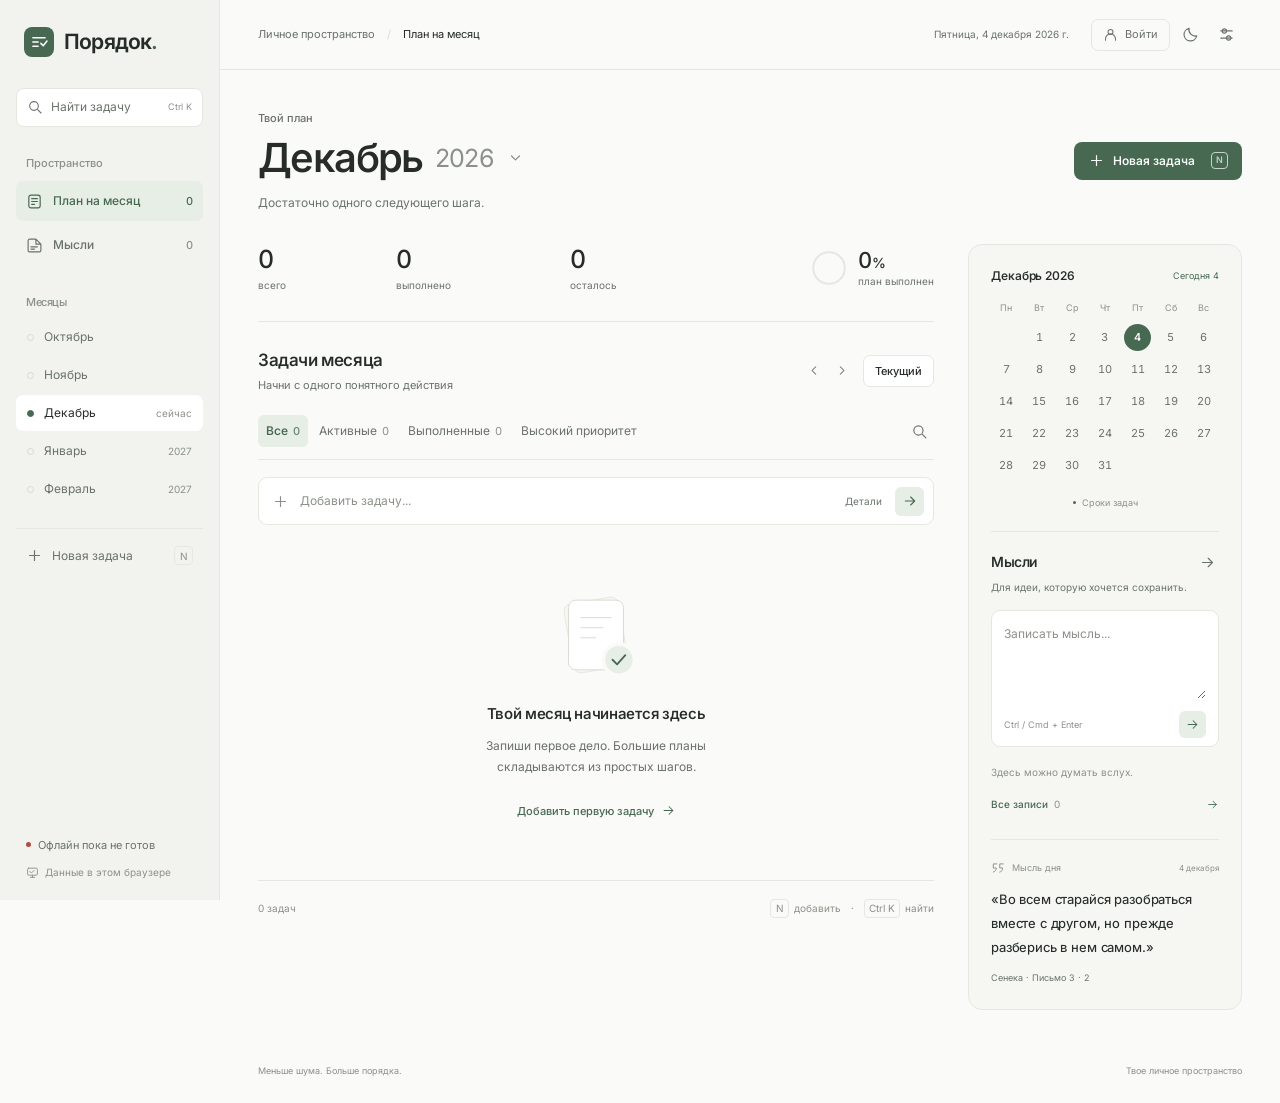
<file: index.html>
<!doctype html>
<html lang="ru">
<head>
  <meta charset="UTF-8">
  <meta name="viewport" content="width=device-width, initial-scale=1, viewport-fit=cover">
  <meta name="theme-color" content="#fafaf8">
  <meta name="description" content="Порядок - личный план на месяц. Задачи, сроки и мысли в одном спокойном пространстве.">
  <meta name="color-scheme" content="light dark">
  <title>Порядок - личный планировщик</title>
  <link rel="manifest" href="./manifest.webmanifest">
  <link rel="apple-touch-icon" href="./icons/apple-touch.png">
  <link rel="preload" href="./fonts/inter-cyrillic.woff2" as="font" type="font/woff2" crossorigin>
  <link rel="preload" href="./fonts/inter-latin.woff2" as="font" type="font/woff2" crossorigin>
  <link rel="icon" href="./favicon.svg" type="image/svg+xml">
  <script>
    try {
      const saved = JSON.parse(localStorage.getItem('poryadok.planner.v1'));
      const theme = saved?.settings?.theme;
      document.documentElement.dataset.theme = theme === 'dark' || (theme !== 'light' && matchMedia('(prefers-color-scheme: dark)').matches) ? 'dark' : 'light';
    } catch { document.documentElement.dataset.theme = matchMedia('(prefers-color-scheme: dark)').matches ? 'dark' : 'light'; }
  </script>
  <link rel="stylesheet" href="./styles.css">
  <script type="module" src="./script.js"></script>
</head>
<body>
  <a class="skip-link" href="#main">Перейти к содержимому</a>
  <svg class="icon-library" xmlns="http://www.w3.org/2000/svg" aria-hidden="true">
    <symbol id="i-plan" viewBox="0 0 24 24"><rect x="4" y="3" width="16" height="18" rx="3"/><path d="M8 8h8M8 12h8M8 16h4"/></symbol>
    <symbol id="i-note" viewBox="0 0 24 24"><path d="M14 3H5a2 2 0 0 0-2 2v14a2 2 0 0 0 2 2h14a2 2 0 0 0 2-2v-9M14 3v7h7M14 3l7 7M7 14h9M7 17h5"/></symbol>
    <symbol id="i-plus" viewBox="0 0 24 24"><path d="M12 5v14M5 12h14"/></symbol>
    <symbol id="i-left" viewBox="0 0 24 24"><path d="m14 6-6 6 6 6"/></symbol>
    <symbol id="i-right" viewBox="0 0 24 24"><path d="m10 6 6 6-6 6"/></symbol>
    <symbol id="i-arrow" viewBox="0 0 24 24"><path d="M5 12h14m-6-6 6 6-6 6"/></symbol>
    <symbol id="i-check" viewBox="0 0 24 24"><path d="m5 12 4 4L19 6"/></symbol>
    <symbol id="i-close" viewBox="0 0 24 24"><path d="m6 6 12 12M6 18 18 6"/></symbol>
    <symbol id="i-edit" viewBox="0 0 24 24"><path d="m15 5 4 4M4 20l4-1L20 7a2.8 2.8 0 0 0-4-4L4 15l-1 6z"/></symbol>
    <symbol id="i-trash" viewBox="0 0 24 24"><path d="M3 6h18M9 6V3h6v3M5 6l1 15h12l1-15M10 10v7m4-7v7"/></symbol>
    <symbol id="i-search" viewBox="0 0 24 24"><circle cx="10.5" cy="10.5" r="6.5"/><path d="m16 16 5 5"/></symbol>
    <symbol id="i-sun" viewBox="0 0 24 24"><circle cx="12" cy="12" r="4"/><path d="M12 2v2m0 16v2M2 12h2m16 0h2M5 5l1 1m12 12 1 1M5 19l1-1M18 6l1-1"/></symbol>
    <symbol id="i-moon" viewBox="0 0 24 24"><path d="M20.7 14A9 9 0 0 1 10 3.3 9 9 0 1 0 20.7 14z"/></symbol>
    <symbol id="i-settings" viewBox="0 0 24 24"><path d="M4 7h16M4 17h16"/><circle cx="9" cy="7" r="3"/><circle cx="15" cy="17" r="3"/></symbol>
    <symbol id="i-calendar" viewBox="0 0 24 24"><rect x="3" y="5" width="18" height="16" rx="3"/><path d="M7 3v4m10-4v4M3 11h18M8 15h2m4 0h2"/></symbol>
    <symbol id="i-download" viewBox="0 0 24 24"><path d="M12 3v12m-5-5 5 5 5-5M4 17v4h16v-4"/></symbol>
    <symbol id="i-upload" viewBox="0 0 24 24"><path d="M12 15V3m-5 5 5-5 5 5M4 17v4h16v-4"/></symbol>
    <symbol id="i-chevron" viewBox="0 0 24 24"><path d="m7 10 5 5 5-5"/></symbol>
    <symbol id="i-quote" viewBox="0 0 24 24"><path d="M10 5H4v7h5c0 4-2 6-5 7M21 5h-6v7h5c0 4-2 6-5 7"/></symbol>
    <symbol id="i-offline" viewBox="0 0 24 24"><rect x="3" y="4" width="18" height="13" rx="2"/><path d="M8 21h8m-4-4v4m-5-11 3 3 5-5"/></symbol>
    <symbol id="i-flag" viewBox="0 0 24 24"><path d="M5 21V4m0 0c6-4 8 4 14 0v9c-6 4-8-4-14 0"/></symbol>
    <symbol id="i-user" viewBox="0 0 24 24"><circle cx="12" cy="8" r="4"/><path d="M4 21v-2a8 8 0 0 1 16 0v2"/></symbol>
  </svg>

  <div class="app-shell">
    <aside class="sidebar" aria-label="Личное пространство">
      <a class="brand" href="./" aria-label="Порядок - к текущему месяцу"><img src="./favicon.svg" alt="" width="30" height="30"><span>Порядок<span class="brand-dot">.</span></span></a>
      <button type="button" id="globalSearch" class="sidebar-search"><svg class="icon"><use href="#i-search"/></svg><span>Найти задачу</span><kbd aria-hidden="true" data-search-shortcut>Ctrl K</kbd></button>
      <p class="sidebar-label">Пространство</p>
      <nav class="primary-nav" aria-label="Разделы">
        <button type="button" class="nav-item is-active" data-view="plan" aria-pressed="true"><svg class="icon"><use href="#i-plan"/></svg><span>План на месяц</span><span class="nav-count" id="navTaskCount">0</span></button>
        <button type="button" class="nav-item" data-view="notes" aria-pressed="false"><svg class="icon"><use href="#i-note"/></svg><span>Мысли</span><span class="nav-count" id="navNoteCount">0</span></button>
      </nav>
      <section class="sidebar-months" aria-labelledby="sidebarMonthsHeading"><h2 id="sidebarMonthsHeading" class="sidebar-label">Месяцы</h2><div id="monthShortcuts" class="month-shortcuts"></div></section>
      <button type="button" id="sidebarAddTask" class="sidebar-add"><svg class="icon"><use href="#i-plus"/></svg><span>Новая задача</span><kbd aria-hidden="true">N</kbd></button>
      <div class="sidebar-bottom">
        <div class="offline-indicator" id="offlineIndicator" role="status"><span class="status-dot"></span><span id="offlineLabel">Подготовка офлайн</span></div>
        <button type="button" class="storage-status" id="storageInfo"><svg class="icon"><use href="#i-offline"/></svg><span id="storageLabel">Данные в этом браузере</span></button>
      </div>
    </aside>

    <main id="main" tabindex="-1">
      <header class="topbar">
        <div class="breadcrumbs"><span class="mobile-brand">Порядок.</span><span class="desktop-breadcrumb">Личное пространство</span><span class="breadcrumb-divider" aria-hidden="true">/</span><span id="viewLabel">План на месяц</span></div>
        <div class="topbar-right"><p class="today"><time id="todayDate">Сегодня</time></p><div class="top-actions"><button type="button" class="account-button" id="openAccount" aria-label="Войти для синхронизации задач"><svg class="icon"><use href="#i-user"/></svg><span id="cloudLabel">Войти</span></button><button type="button" class="icon-button" id="themeToggle" aria-label="Включить темную тему" title="Сменить тему"><svg class="icon"><use href="#i-moon"/></svg></button><button type="button" class="icon-button" id="openSettings" aria-label="Открыть настройки и резервные копии" title="Настройки"><svg class="icon"><use href="#i-settings"/></svg></button></div></div>
      </header>
      <div class="content-wrap">
        <div id="storageBanner" class="storage-banner" role="alert" hidden><p id="storageMessage"></p><button type="button" id="downloadRecovery" class="text-button" hidden>Скачать исходные данные</button></div>
        <div id="updateNotice" class="update-notice" role="status" hidden><span id="updateMessage">Новая версия готова</span><button type="button" id="applyUpdate" class="quiet-button">Обновить</button></div>

        <section id="planView" aria-label="План на месяц">
          <div class="page-heading">
            <div class="month-heading"><p class="eyebrow">Твой план</p><h1><button type="button" id="chooseMonth" class="month-title" aria-label="Выбрать месяц и год"><span id="monthName">Месяц</span><span id="monthYear" class="heading-year">Год</span><svg class="icon"><use href="#i-chevron"/></svg></button></h1><p class="page-subtitle" id="monthSubtitle">Достаточно одного следующего шага.</p></div>
            <button type="button" class="primary-button" id="addTask" aria-label="Новая задача"><svg class="icon"><use href="#i-plus"/></svg><span>Новая задача</span><kbd aria-hidden="true">N</kbd></button>
          </div>
          <div class="workspace-grid">
            <section class="task-workspace" aria-labelledby="taskHeading">
              <section class="month-stats" aria-label="Статистика выбранного месяца">
                <div class="stat"><span class="stat-number" id="statTotal">0</span><span class="stat-label">всего</span></div>
                <div class="stat"><span class="stat-number" id="statDone">0</span><span class="stat-label">выполнено</span></div>
                <div class="stat"><span class="stat-number" id="statActive">0</span><span class="stat-label">осталось</span></div>
                <div class="stat stat-progress"><svg class="progress-ring" viewBox="0 0 48 48" aria-hidden="true"><circle class="ring-track" cx="24" cy="24" r="20"/><circle class="ring-fill" id="progressCircle" cx="24" cy="24" r="20"/></svg><div><span class="stat-number" id="statPercent">0<span>%</span></span><span class="stat-label">план выполнен</span></div><div class="sr-only" id="progressAccessible" role="progressbar" aria-label="Выполнение плана" aria-valuemin="0" aria-valuemax="100" aria-valuenow="0"></div></div>
              </section>
              <div class="section-heading"><div><h2 id="taskHeading">Задачи месяца</h2><span id="taskSummary" class="section-subtitle">Начни с одного понятного действия</span></div><div class="month-actions"><div class="month-arrows"><button type="button" class="icon-button" id="previousMonth" aria-label="Предыдущий месяц"><svg class="icon"><use href="#i-left"/></svg></button><button type="button" class="icon-button" id="nextMonth" aria-label="Следующий месяц"><svg class="icon"><use href="#i-right"/></svg></button></div><button type="button" class="quiet-button" id="currentMonth">Текущий</button></div></div>
              <div class="task-toolbar"><div class="filters" aria-label="Фильтр задач"><button type="button" data-filter="all" aria-pressed="true">Все<span data-filter-count="all" aria-hidden="true">0</span></button><button type="button" data-filter="active" aria-pressed="false">Активные<span data-filter-count="active" aria-hidden="true">0</span></button><button type="button" data-filter="done" aria-pressed="false">Выполненные<span data-filter-count="done" aria-hidden="true">0</span></button><button type="button" data-filter="high" aria-pressed="false">Высокий приоритет</button></div><button type="button" class="icon-button search-toggle" id="toggleTaskSearch" aria-expanded="false" aria-controls="taskSearchBox" aria-label="Поиск задач"><svg class="icon"><use href="#i-search"/></svg></button></div>
              <div class="search-box" id="taskSearchBox" hidden><svg class="icon"><use href="#i-search"/></svg><label class="sr-only" for="taskSearch">Найти задачу по названию или описанию</label><input id="taskSearch" type="search" placeholder="Название или описание" autocomplete="off"><button type="button" class="icon-button" id="clearTaskSearch" aria-label="Сбросить поиск"><svg class="icon"><use href="#i-close"/></svg></button></div>
              <form id="quickTaskForm" class="quick-task"><svg class="icon"><use href="#i-plus"/></svg><label class="sr-only" for="quickTaskTitle">Название новой задачи</label><input id="quickTaskTitle" placeholder="Добавить задачу..." maxlength="2000" required autocomplete="off"><button type="button" class="quick-details" id="quickTaskDetails" title="Приоритет, срок и описание">Детали</button><button type="submit" class="quick-submit" aria-label="Добавить задачу"><svg class="icon"><use href="#i-arrow"/></svg></button></form>
              <ul id="taskList" class="task-list" aria-label="Список задач"></ul>
              <div class="empty-state" id="taskEmpty"><svg class="empty-art" viewBox="0 0 120 104" aria-hidden="true"><rect class="empty-paper-back" x="30" y="14" width="60" height="76" rx="8" transform="rotate(-10 60 52)"/><rect x="30" y="14" width="60" height="76" rx="8"/><path d="M43 33h34M43 44h25M43 55h17"/><circle class="empty-check-circle" cx="85" cy="79" r="17"/><path class="empty-check" d="m78 79 5 5 9-10"/></svg><h3 id="taskEmptyTitle">Твой месяц начинается здесь</h3><p id="taskEmptyText">Запиши первое дело. Большие планы складываются из простых шагов.</p><button type="button" class="text-button" id="emptyAddTask">Добавить первую задачу <svg class="icon"><use href="#i-arrow"/></svg></button></div>
              <div class="list-footer"><span id="visibleTaskCount">0 задач</span><span class="keyboard-hint"><kbd>N</kbd> добавить <span>·</span> <kbd data-search-shortcut>Ctrl K</kbd> найти</span></div>
            </section>

            <aside class="right-rail" aria-label="Календарь, мысли и цитата дня">
              <section class="mini-calendar" aria-labelledby="calendarHeading"><div class="calendar-heading"><h2 id="calendarHeading">Месяц</h2><span class="calendar-today-label">Сегодня</span></div><div class="calendar-grid calendar-weekdays" aria-hidden="true"><span>Пн</span><span>Вт</span><span>Ср</span><span>Чт</span><span>Пт</span><span>Сб</span><span>Вс</span></div><div class="calendar-grid" id="calendarDays" aria-label="Календарь выбранного месяца"></div><p class="calendar-caption"><span class="due-dot"></span> Сроки задач</p></section>
              <section class="thoughts-preview" aria-labelledby="thoughtsHeading"><div class="section-heading"><h2 id="thoughtsHeading">Мысли</h2><button type="button" class="icon-button" data-view="notes" aria-label="Открыть все мысли"><svg class="icon"><use href="#i-arrow"/></svg></button></div><p class="thoughts-intro">Для идеи, которую хочется сохранить.</p><form id="quickNoteForm" class="note-composer"><label class="sr-only" for="quickNoteText">Новая мысль</label><textarea id="quickNoteText" rows="3" maxlength="100000" placeholder="Записать мысль..." required></textarea><div class="composer-footer"><span>Ctrl / Cmd + Enter</span><button type="submit" class="note-save" aria-label="Сохранить мысль"><svg class="icon"><use href="#i-arrow"/></svg></button></div></form><div id="notesPreview" class="notes-preview-list"></div><p id="notesPreviewEmpty" class="notes-empty-hint">Здесь можно думать вслух.</p><button type="button" class="all-thoughts text-button" data-view="notes">Все записи <span id="previewNoteCount">0</span><svg class="icon"><use href="#i-arrow"/></svg></button></section>
              <figure class="daily-quote"><figcaption class="quote-eyebrow"><svg class="icon"><use href="#i-quote"/></svg><span>Мысль дня</span><span id="quoteDate"></span></figcaption><blockquote id="quoteText"></blockquote><a id="quoteSource" class="quote-source" target="_blank" rel="noopener noreferrer"></a></figure>
            </aside>
          </div>
        </section>

        <section id="notesView" aria-labelledby="notesTitle" hidden>
          <div class="page-heading"><div><p class="eyebrow">Твой блокнот</p><h1 id="notesTitle">Мысли<span class="heading-dot">.</span></h1><p class="page-subtitle">Идеи и наблюдения, которым нужно место.</p></div><button type="button" class="quiet-button" data-view="plan"><svg class="icon"><use href="#i-left"/></svg>К плану</button></div>
          <div class="notes-layout"><section class="full-note-composer" aria-label="Записать мысль"><span class="small-label">Новая запись</span><form id="newNoteForm"><label class="sr-only" for="newNoteText">Текст новой мысли</label><textarea id="newNoteText" rows="4" maxlength="100000" placeholder="О чем думаешь?" required></textarea><div class="composer-footer"><span>Ctrl / Cmd + Enter - сохранить</span><button type="submit" class="primary-button">Сохранить мысль <svg class="icon"><use href="#i-arrow"/></svg></button></div></form></section><div class="notes-list-heading"><h2>Все записи <span id="notesTotal">0</span></h2><div class="search-box"><svg class="icon"><use href="#i-search"/></svg><label class="sr-only" for="noteSearch">Поиск по мыслям</label><input id="noteSearch" type="search" placeholder="Найти мысль" autocomplete="off"></div></div><div id="notesList" class="notes-list"></div><div class="empty-state" id="notesEmpty"><svg class="icon"><use href="#i-note"/></svg><h3 id="notesEmptyTitle">Место для твоих мыслей</h3><p id="notesEmptyText">Сохрани первую запись в поле выше.</p></div></div>
        </section>
        <footer class="app-footer"><span>Меньше шума. Больше порядка.</span><span>Твое личное пространство</span></footer>
      </div>
    </main>
  </div>

  <dialog id="taskDialog" class="modal" aria-labelledby="taskDialogTitle"><form id="taskForm"><div class="modal-heading"><div><p class="eyebrow">ПЛАН НА МЕСЯЦ</p><h2 id="taskDialogTitle">Новая задача</h2></div><button type="button" class="icon-button" data-close-dialog aria-label="Закрыть форму задачи"><svg class="icon"><use href="#i-close"/></svg></button></div><input id="taskId" type="hidden"><label for="taskTitle">Название <span class="required-mark">*</span></label><textarea id="taskTitle" rows="2" maxlength="2000" placeholder="Одно понятное действие" required autofocus></textarea><label for="taskDescription">Описание <span class="optional-label">необязательно</span></label><textarea id="taskDescription" rows="3" maxlength="100000" placeholder="Детали, ссылки, что важно учесть"></textarea><div class="form-grid"><div><label for="taskPriority">Приоритет</label><select id="taskPriority"><option value="normal">Обычный</option><option value="medium">Средний</option><option value="high">Высокий</option></select></div><div><label for="taskMonth">Месяц плана</label><input id="taskMonth" type="month" min="0001-01" max="9999-12" required></div></div><label for="taskDeadline">Дедлайн <span class="optional-label">необязательно</span></label><input id="taskDeadline" type="date" min="0001-01-01" max="9999-12-31"><p class="field-hint">Месяц плана и срок могут отличаться.</p><p id="taskFormError" class="form-error" role="alert" hidden></p><div class="modal-footer"><button type="button" class="quiet-button" data-close-dialog>Отмена</button><button type="submit" class="primary-button" id="saveTask">Добавить задачу</button></div></form></dialog>
  <dialog id="noteDialog" class="modal" aria-labelledby="noteDialogTitle"><form id="noteForm"><div class="modal-heading"><div><p class="eyebrow">ЛИЧНЫЙ БЛОКНОТ</p><h2 id="noteDialogTitle">Редактировать мысль</h2></div><button type="button" class="icon-button" data-close-dialog aria-label="Закрыть форму мысли"><svg class="icon"><use href="#i-close"/></svg></button></div><input id="noteId" type="hidden"><label for="noteText">Текст</label><textarea id="noteText" rows="9" maxlength="100000" required autofocus></textarea><p id="noteFormError" class="form-error" role="alert" hidden></p><div class="modal-footer"><button type="button" class="quiet-button" data-close-dialog>Отмена</button><button type="submit" class="primary-button">Сохранить</button></div></form></dialog>
  <dialog id="confirmDialog" class="modal compact-modal" aria-labelledby="confirmTitle" aria-describedby="confirmText"><div class="modal-heading"><h2 id="confirmTitle">Удалить запись?</h2><button type="button" class="icon-button" data-close-dialog aria-label="Закрыть подтверждение"><svg class="icon"><use href="#i-close"/></svg></button></div><p id="confirmText"></p><div class="modal-footer"><button type="button" class="quiet-button" data-close-dialog autofocus>Отмена</button><button type="button" class="danger-button" id="confirmAction">Удалить</button></div></dialog>
  <dialog id="monthDialog" class="modal compact-modal" aria-labelledby="monthDialogTitle"><form id="monthForm"><div class="modal-heading"><h2 id="monthDialogTitle">Выбрать месяц</h2><button type="button" class="icon-button" data-close-dialog aria-label="Закрыть выбор месяца"><svg class="icon"><use href="#i-close"/></svg></button></div><label for="monthInput">Месяц и год</label><input type="month" id="monthInput" min="0001-01" max="9999-12" required autofocus><div class="modal-footer"><button type="button" class="quiet-button" data-close-dialog>Отмена</button><button type="submit" class="primary-button">Перейти</button></div></form></dialog>
  <dialog id="settingsDialog" class="modal" aria-labelledby="settingsTitle"><div class="modal-heading"><div><p class="eyebrow">ТВОЕ ПРОСТРАНСТВО</p><h2 id="settingsTitle">Настройки</h2></div><button type="button" class="icon-button" data-close-dialog aria-label="Закрыть настройки"><svg class="icon"><use href="#i-close"/></svg></button></div><fieldset class="theme-options"><legend>Оформление</legend><label><input type="radio" name="theme" value="light"> Светлое</label><label><input type="radio" name="theme" value="dark"> Темное</label><label><input type="radio" name="theme" value="system"> Как в системе</label></fieldset><section class="backup-settings" aria-labelledby="backupTitle"><h3 id="backupTitle">Резервная копия</h3><p>Задачи и мысли хранятся в этом браузере. Скачай копию перед очисткой данных или для переноса на другой компьютер.</p><button type="button" class="quiet-button" id="exportData"><svg class="icon"><use href="#i-download"/></svg>Скачать копию</button><label class="quiet-button import-label" for="importData"><svg class="icon"><use href="#i-upload"/></svg>Восстановить из файла</label><input id="importData" type="file" accept="application/json,.json"><button type="button" class="text-button" id="exportPrevious" hidden>Скачать сохранение до восстановления</button><p class="field-hint">Восстановление заменит текущий план. При входе изменения также отправятся в аккаунт.</p><p id="importError" class="form-error" role="alert" hidden></p></section><section class="offline-settings" aria-labelledby="offlineTitle"><h3 id="offlineTitle">Работа без интернета</h3><p id="offlineDetail">Сохраняем приложение для офлайн-запуска...</p><button type="button" class="quiet-button" id="installApp" hidden><svg class="icon"><use href="#i-download"/></svg>Установить приложение</button></section><div class="settings-about"><span class="small-label">Порядок · Версия 1.2</span><p>Задачи сохраняются локально и синхронизируются после входа. Мысли остаются на устройстве.</p></div></dialog>
  <div id="toast" class="toast" role="status" aria-live="polite" hidden></div>
  <dialog id="accountDialog" class="modal account-modal" aria-labelledby="accountTitle">
    <div class="modal-heading"><div><p class="eyebrow">ТВОЕ ПРОСТРАНСТВО</p><h2 id="accountTitle">Один план. Везде.</h2></div><button type="button" class="icon-button" data-close-dialog aria-label="Закрыть аккаунт"><svg class="icon"><use href="#i-close"/></svg></button></div>
    <p class="account-intro">Задачи синхронизируются между твоими устройствами. Локальные записи сохранятся и будут доступны без интернета.</p>
    <p id="accountUnavailable" class="field-hint" hidden></p>
    <form id="accountForm"><label for="accountEmail">Почта</label><input id="accountEmail" type="email" autocomplete="username" required placeholder="Почта твоего аккаунта"><label for="accountPassword">Пароль</label><input id="accountPassword" type="password" autocomplete="current-password" required><p class="field-hint">Вход в уже созданный аккаунт. При первом входе задачи на этом устройстве объединятся с задачами аккаунта.</p><p id="accountError" class="form-error" role="alert" hidden></p><div class="modal-footer"><button type="button" class="quiet-button" data-close-dialog>Пока локально</button><button type="submit" id="accountSubmit" class="primary-button">Войти в свой план <svg class="icon"><use href="#i-arrow"/></svg></button></div></form>
    <section id="accountSignedIn" hidden><div class="account-identity"><span class="account-avatar"><svg class="icon"><use href="#i-user"/></svg></span><div><span class="small-label">Твой аккаунт</span><p id="accountEmailLabel"></p></div></div><p id="cloudDetail" class="cloud-detail" role="status"></p><p class="field-hint">Изменения отправляются после возвращения сети. При конфликте сохраняются обе версии. Мысли и оформление остаются в этом браузере.</p><div class="modal-footer"><button type="button" id="signOut" class="quiet-button">Выйти на этом устройстве</button><button type="button" id="syncNow" class="primary-button">Синхронизировать</button></div></section>
  </dialog>
  <noscript><div class="noscript-message">Для работы планировщика включи JavaScript в браузере.</div></noscript>
</body>
</html>
</file>
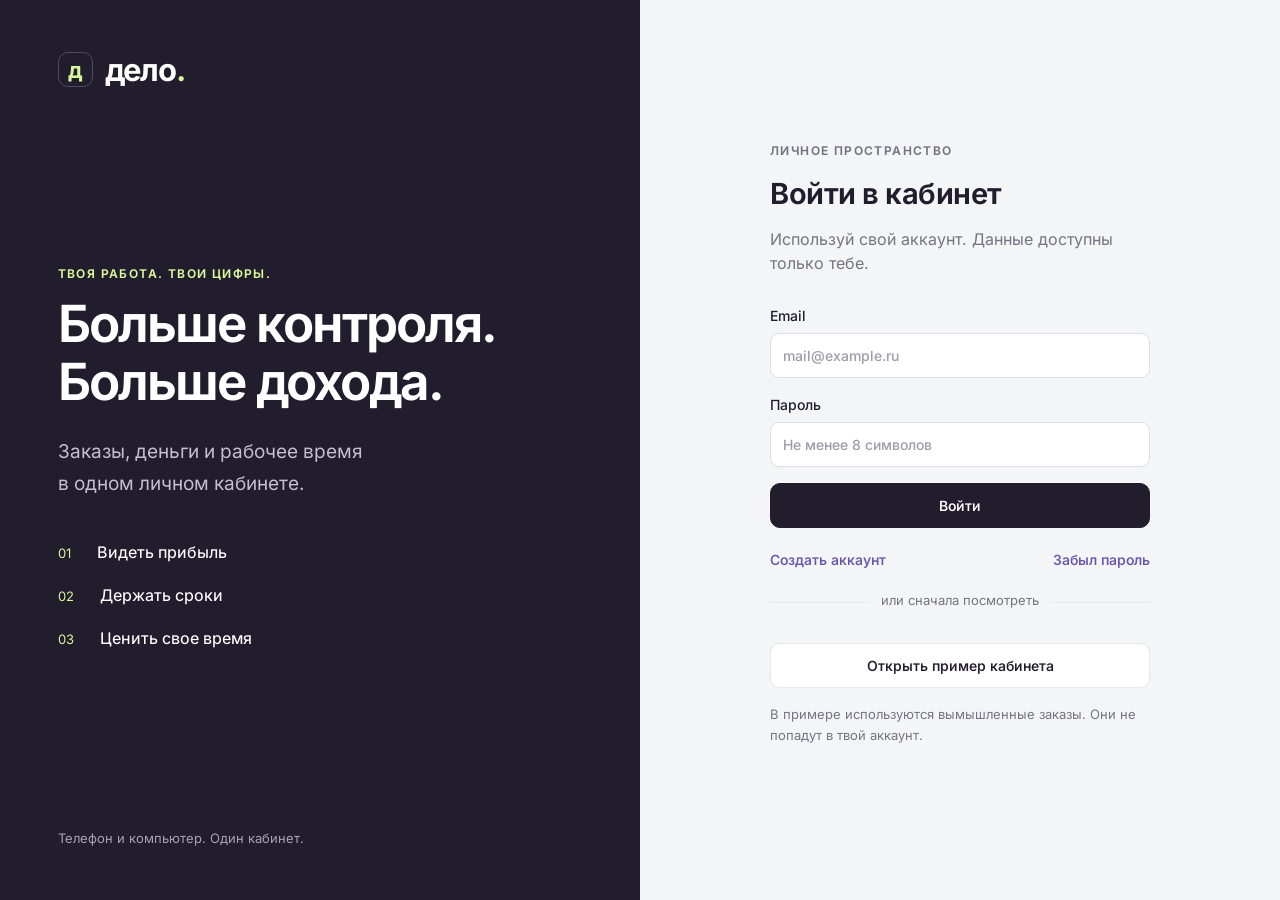
<file: workdesk/index.html>
<!doctype html>
<html lang="ru">
<head>
<meta charset="utf-8"><meta name="viewport" content="width=device-width,initial-scale=1,viewport-fit=cover">
<meta name="theme-color" content="#211d2d"><meta name="description" content="Личный кабинет заказов, финансов и рабочего времени."><meta name="robots" content="noindex,nofollow"><meta name="referrer" content="no-referrer">
<meta http-equiv="Content-Security-Policy" content="default-src 'self'; script-src 'self'; style-src 'self' 'unsafe-inline'; img-src 'self' data:; connect-src https://hmdjcxpogdrveddznedx.supabase.co wss://hmdjcxpogdrveddznedx.supabase.co; font-src 'self'; base-uri 'self'; object-src 'none'; form-action 'self'">
<title>Дело - личный кабинет</title><link rel="icon" href="favicon.svg" type="image/svg+xml"><link rel="stylesheet" href="styles.css">
<script src="vendor/supabase.js" defer></script><script type="module" src="app.js"></script>
</head>
<body>
<div id="auth" class="auth-screen">
 <section class="auth-intro"><a class="brand" href="./"><span class="brand-mark">д</span>дело<span class="brand-period">.</span></a><div><p class="eyebrow">ТВОЯ РАБОТА. ТВОИ ЦИФРЫ.</p><h1>Больше контроля.<br>Больше дохода.</h1><p class="intro-text">Заказы, деньги и рабочее время<br>в одном личном кабинете.</p><div class="auth-benefits"><span>01 <b>Видеть прибыль</b></span><span>02 <b>Держать сроки</b></span><span>03 <b>Ценить свое время</b></span></div></div><p class="auth-foot">Телефон и компьютер. Один кабинет.</p></section>
 <section class="auth-panel"><div class="auth-card"><p class="eyebrow">ЛИЧНОЕ ПРОСТРАНСТВО</p><h2 id="auth-title">Войти в кабинет</h2><p id="auth-note" class="muted">Используй свой аккаунт. Данные доступны только тебе.</p>
 <form id="auth-form"><label>Email<input id="email" name="email" type="email" autocomplete="username" required placeholder="mail@example.ru"></label><label id="password-label">Пароль<input id="password" name="password" type="password" autocomplete="current-password" minlength="8" required placeholder="Не менее 8 символов"></label><label id="otp-label" hidden>Код или ссылка из письма<input id="otp" name="otp" autocomplete="one-time-code" placeholder="Вставь код или ссылку подтверждения"></label><p id="auth-error" class="error" role="alert"></p><button class="btn primary full" id="auth-submit">Войти</button></form>
 <div class="auth-links"><button id="auth-toggle" class="link">Создать аккаунт</button><button id="auth-forgot" class="link">Забыл пароль</button></div><div class="auth-divider"><span>или сначала посмотреть</span></div><button id="demo" class="btn full">Открыть пример кабинета</button><p class="small muted">В примере используются вымышленные заказы. Они не попадут в твой аккаунт.</p></div></section>
</div>
<div id="app" class="shell" hidden>
 <aside class="sidebar"><a class="brand" href="./"><span class="brand-mark">д</span>дело<span class="brand-period">.</span></a><p class="sidebar-caption">УПРАВЛЕНИЕ РАБОТОЙ</p><nav id="nav" aria-label="Основные разделы"></nav><div class="sidebar-bottom"><div class="account"><span class="avatar" id="avatar">М</span><div><strong id="account-name">Мой кабинет</strong><small id="account-email"></small></div></div><button class="logout" id="logout">Выйти</button></div></aside>
 <main><header class="topbar"><div class="crumb">Личный кабинет <span>/</span> <b id="crumb">Обзор</b></div><div class="top-tools"><span id="sync" class="sync" role="status">Подключение</span><button class="icon-btn" id="refresh" aria-label="Обновить данные" title="Обновить данные">↻</button></div></header>
 <div id="demo-banner" class="demo-banner" hidden>Демонстрационный режим - данные вымышлены и не сохраняются.<button id="demo-exit" class="link">Войти в свой кабинет</button></div>
 <section class="workspace"><div class="page-heading"><div><p class="eyebrow" id="page-kicker">РАБОТА ПОД КОНТРОЛЕМ</p><h1 id="page-title">Обзор</h1><p class="muted" id="page-subtitle"></p></div><div class="heading-controls"><label class="sr-only" for="period">Месяц отчета</label><input id="period" type="month" aria-label="Месяц отчета"><button class="btn primary" id="new-order"><span>+</span> Новый заказ</button></div></div><div id="content"></div></section>
 </main>
</div>
<dialog id="editor"><form id="editor-form"><div class="dialog-head"><div><p class="eyebrow" id="editor-kicker">ЗАКАЗ</p><h2 id="editor-title">Новый заказ</h2></div><button type="button" class="icon-btn" data-close aria-label="Закрыть">×</button></div><div id="editor-fields" class="form-grid"></div><p id="editor-error" class="error" role="alert"></p><div class="dialog-footer"><button type="button" class="btn" data-close>Отмена</button><button type="submit" class="btn primary" id="editor-save">Сохранить</button></div></form></dialog>
<dialog id="confirm"><div class="dialog-head"><h2>Удалить запись?</h2></div><p id="confirm-text"></p><div class="dialog-footer"><button class="btn" id="cancel-delete">Оставить</button><button class="btn danger" id="confirm-delete">Удалить</button></div></dialog>
<div id="toast" class="toast" role="status" hidden></div>
</body></html>
</file>
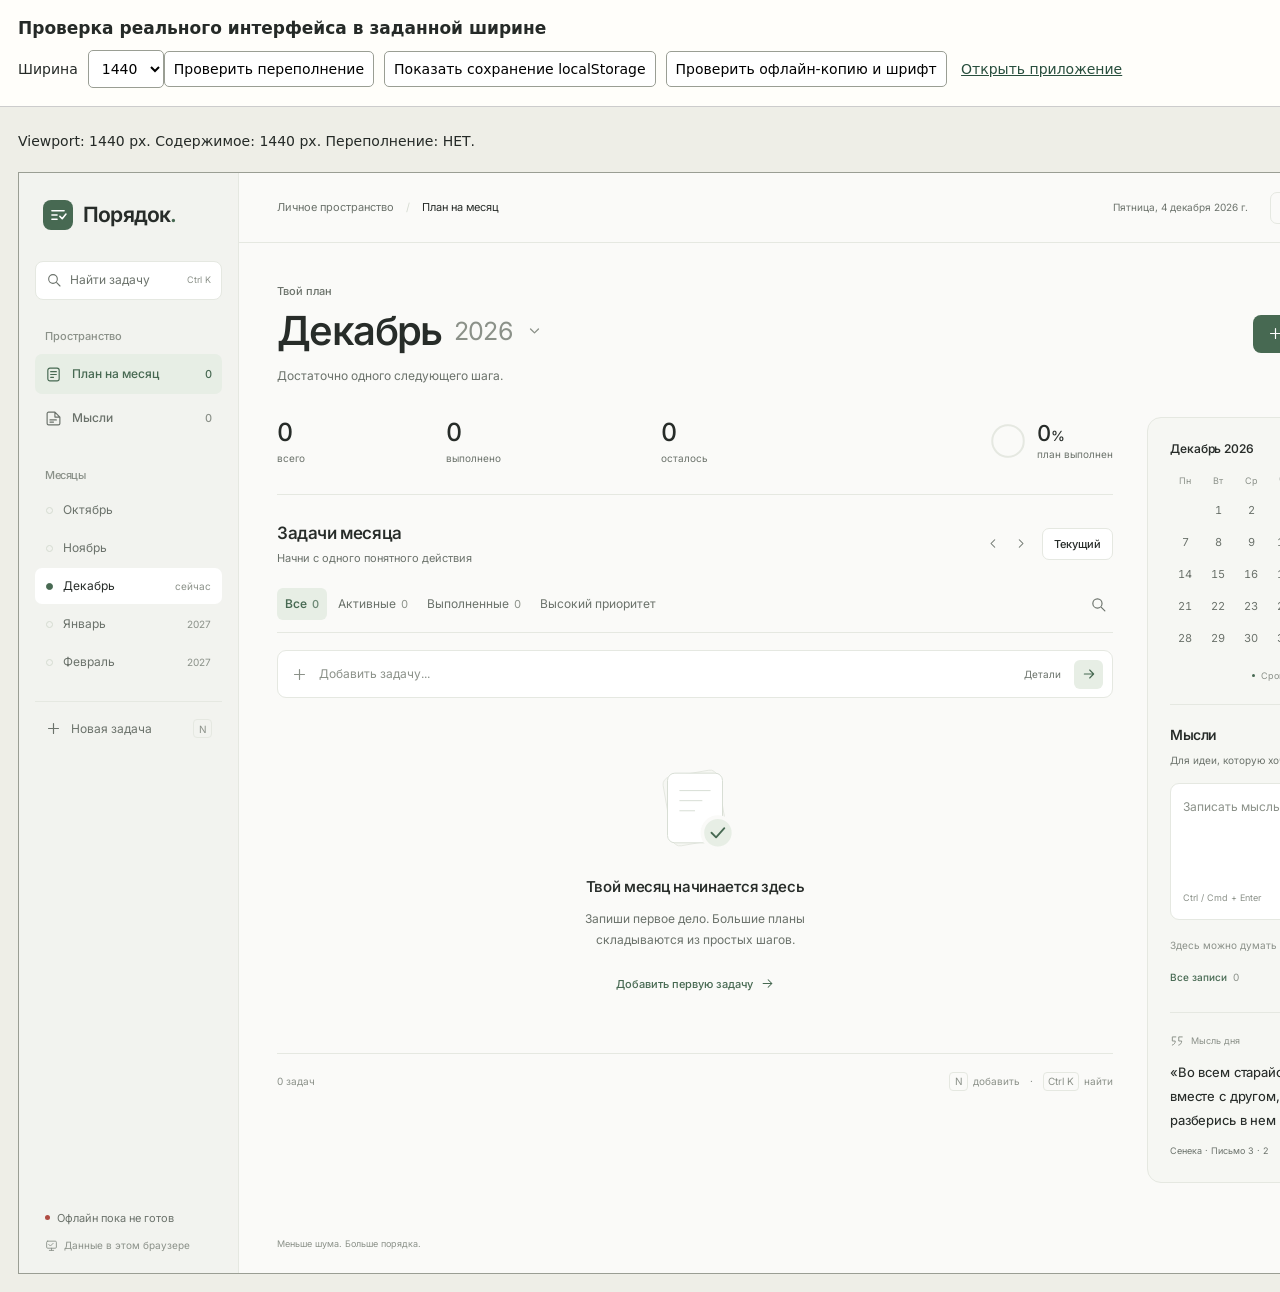
<file: tests/responsive.html>
<!doctype html>
<html lang="ru">
<head><meta charset="utf-8"><meta name="viewport" content="width=device-width,initial-scale=1"><title>Порядок - проверка адаптивности</title><link rel="icon" href="../favicon.svg"><style>body{margin:0;font:14px system-ui;background:#eeeee7;color:#252a27}header{padding:18px;position:sticky;top:0;background:#fffefa;z-index:2;border-bottom:1px solid #ccc}h1{font-size:17px;margin:0 0 12px}label,button{margin-right:10px}select,button{font:inherit;padding:9px;border:1px solid #9a9e94;border-radius:5px;background:#fff}main{padding:18px}iframe{display:block;height:1100px;border:1px solid #9a9e94;margin-top:15px;background:#f6f5f0}pre{white-space:pre-wrap;overflow-wrap:anywhere;font-size:12px;background:#fffefa;padding:15px;max-width:900px}#metrics{padding:8px 0}a{color:#284e3d}</style></head>
<body><header><h1>Проверка реального интерфейса в заданной ширине</h1><label for="width">Ширина</label><select id="width"><option>1440</option><option>1280</option><option>1024</option><option>768</option><option>390</option><option>360</option></select><button id="measure" type="button">Проверить переполнение</button><button id="inspect" type="button">Показать сохранение localStorage</button><button id="checkOffline" type="button">Проверить офлайн-копию и шрифт</button> <a href="../">Открыть приложение</a></header><main><div id="metrics" role="status"></div><iframe id="app" src="../index.html" title="Планировщик в проверяемой ширине"></iframe><pre id="storageOutput" hidden></pre><pre id="offlineOutput" hidden></pre></main>
<script type="module">
  import { STORAGE_KEY } from '../core.js';
  const select = document.getElementById('width');
  const frame = document.getElementById('app');
  const requested = new URLSearchParams(location.search).get('width');
  if (['1440','1280','1024','768','390','360'].includes(requested)) select.value = requested;
  function setWidth() { frame.style.width = `${select.value}px`; measure(); }
  function measure() {
    const doc = frame.contentDocument;
    if (!doc?.body) return;
    const width = doc.documentElement.clientWidth;
    const scroll = Math.max(doc.documentElement.scrollWidth, doc.body.scrollWidth);
    document.getElementById('metrics').textContent = `Viewport: ${width} px. Содержимое: ${scroll} px. Переполнение: ${scroll > width ? 'ЕСТЬ' : 'НЕТ'}.`;
  }
  select.addEventListener('change', setWidth);
  frame.addEventListener('load', setWidth);
  document.getElementById('measure').addEventListener('click', measure);
  document.getElementById('inspect').addEventListener('click', () => {
    const output = document.getElementById('storageOutput');
    output.hidden = false;
    try { const raw = localStorage.getItem(STORAGE_KEY); output.textContent = raw ? JSON.stringify(JSON.parse(raw), null, 2) : 'Сохранение пока отсутствует.'; }
    catch { output.textContent = 'Не удалось прочитать сохранение.'; }
  });
  document.getElementById('checkOffline').addEventListener('click', async () => {
    const output = document.getElementById('offlineOutput'); output.hidden = false;
    try {
      const registration = await navigator.serviceWorker.getRegistration(new URL('../', location.href));
      const channel = new MessageChannel();
      const status = await new Promise((resolve, reject) => {
        const timeout = setTimeout(() => reject(new Error('Worker timed out')), 5000);
        channel.port1.onmessage = event => { clearTimeout(timeout); channel.port1.close(); resolve(event.data); };
        if (!registration?.active) { clearTimeout(timeout); reject(new Error('No active worker')); return; }
        registration.active.postMessage({ type: 'GET_STATUS' }, [channel.port2]);
      });
      const prefix = `poryadok-shell:${new URL('../', location.href).pathname}:`;
      const cacheName = (await caches.keys()).find(name => name === `${prefix}${status.version}`);
      const cache = cacheName ? await caches.open(cacheName) : null;
      const resources = cache ? (await cache.keys()).map(request => new URL(request.url).pathname) : [];
      const fonts = [...frame.contentDocument.fonts].filter(font => font.family === 'Inter').map(font => ({ status: font.status, weight: font.weight, range: font.unicodeRange }));
      output.textContent = JSON.stringify({ scope:registration.scope, worker:registration.active.scriptURL, status, resources, fonts }, null, 2);
    } catch (error) { output.textContent = String(error); }
  });
  frame.style.width = `${select.value}px`;
</script></body></html>
</file>
<file: styles.css>
@font-face { font-family:"Inter"; font-style:normal; font-weight:100 900; font-display:swap; src:url("./fonts/inter-cyrillic-ext.woff2") format("woff2"); unicode-range:U+0460-052F,U+1C80-1C8A,U+20B4,U+2DE0-2DFF,U+A640-A69F,U+FE2E-FE2F; }
@font-face { font-family:"Inter"; font-style:normal; font-weight:100 900; font-display:swap; src:url("./fonts/inter-cyrillic.woff2") format("woff2"); unicode-range:U+0301,U+0400-045F,U+0490-0491,U+04B0-04B1,U+2116; }
@font-face { font-family:"Inter"; font-style:normal; font-weight:100 900; font-display:swap; src:url("./fonts/inter-latin-ext.woff2") format("woff2"); unicode-range:U+0100-02BA,U+02BD-02C5,U+02C7-02CC,U+02CE-02D7,U+02DD-02FF,U+0304,U+0308,U+0329,U+1D00-1DBF,U+1E00-1E9F,U+1EF2-1EFF,U+2020,U+20A0-20AB,U+20AD-20C0,U+2113,U+2C60-2C7F,U+A720-A7FF; }
@font-face { font-family:"Inter"; font-style:normal; font-weight:100 900; font-display:swap; src:url("./fonts/inter-latin.woff2") format("woff2"); unicode-range:U+0000-00FF,U+0131,U+0152-0153,U+02BB-02BC,U+02C6,U+02DA,U+02DC,U+0304,U+0308,U+0329,U+2000-206F,U+20AC,U+2122,U+2191,U+2193,U+2212,U+2215,U+FEFF,U+FFFD; }
:root { color-scheme:light; --bg:#fafaf8; --surface:#fff; --sidebar:#f2f3ef; --rail:#f6f7f3; --text:#272c29; --muted:#6b726b; --faint:#8b9189; --line:#e5e8e1; --strong-line:#d5dbd1; --accent:#476952; --accent-hover:#385541; --accent-soft:#e7eee5; --on-accent:#fff; --hover:#f1f4ee; --input:#fafbf8; --danger:#af4c43; --danger-soft:#f9eeeb; --priority:#a67a37; --shadow:0 24px 90px #20282024,0 4px 16px #2028200c; --radius:12px; font-family:"Inter",-apple-system,BlinkMacSystemFont,"Segoe UI",sans-serif; font-synthesis:none; font-optical-sizing:auto; font-feature-settings:"cv11","calt"; }
:root[data-theme="dark"] { color-scheme:dark; --bg:#191c1a; --surface:#202421; --sidebar:#141815; --rail:#1d211e; --text:#e7eae5; --muted:#a2aaa0; --faint:#828d80; --line:#30372f; --strong-line:#44503f; --accent:#b6cfae; --accent-hover:#ccdfc5; --accent-soft:#2b3c2c; --on-accent:#182317; --hover:#252e25; --input:#242a24; --danger:#e9a296; --danger-soft:#352622; --priority:#d8b578; --shadow:0 24px 90px #0007,0 4px 16px #0003; }
* { box-sizing:border-box; }
html { min-width:320px; scroll-padding-top:24px; }
body { margin:0; background:var(--bg); color:var(--text); font-size:14px; line-height:1.5; -webkit-font-smoothing:antialiased; }
button,input,textarea,select { font:inherit; color:inherit; }
button,a,input,textarea,select { -webkit-tap-highlight-color:transparent; touch-action:manipulation; }
button { cursor:pointer; border:0; }
button:disabled { cursor:default; opacity:.4; }
a { color:inherit; }
button,a { transition:background-color .14s ease,color .14s ease,border-color .14s ease; }
button:focus-visible,a:focus-visible,input:focus-visible,textarea:focus-visible,select:focus-visible { outline:2px solid var(--accent); outline-offset:4px; }
input,textarea,select { min-width:0; }
textarea { resize:vertical; }
input::placeholder,textarea::placeholder { color:var(--faint); opacity:1; }
input[type="search"]::-webkit-search-cancel-button { cursor:pointer; }
[hidden] { display:none !important; }
h1,h2,h3,p,figure { margin:0; }
.icon { width:20px; height:20px; fill:none; stroke:currentColor; stroke-width:1.65; stroke-linecap:round; stroke-linejoin:round; flex-shrink:0; }
.icon-library { position:absolute; width:0; height:0; overflow:hidden; }
.sr-only { position:absolute; width:1px; height:1px; padding:0; margin:-1px; overflow:hidden; clip:rect(0,0,0,0); white-space:nowrap; border:0; }
.skip-link { position:fixed; left:20px; top:-80px; z-index:100; padding:12px 20px; background:var(--accent); color:var(--on-accent); border-radius:8px; }
.skip-link:focus { top:12px; }
kbd { display:inline-flex; align-items:center; justify-content:center; padding:0 4px; min-width:19px; min-height:19px; border:1px solid var(--line); border-radius:4px; font:inherit; font-size:10px; line-height:1.4; color:var(--faint); }
.app-shell { display:grid; grid-template-columns:220px minmax(0,1fr); min-height:100dvh; }
.sidebar { display:flex; flex-direction:column; position:sticky; top:0; height:100dvh; min-height:590px; background:var(--sidebar); border-right:1px solid var(--line); padding:26px 16px 20px; }
.brand { display:flex; align-items:center; gap:10px; text-decoration:none; font-size:21px; font-weight:630; letter-spacing:-.8px; margin:0 8px 30px; }
.brand img { flex-shrink:0; }
.brand-dot { color:var(--accent); }
.sidebar-search { display:flex; gap:8px; align-items:center; background:var(--surface); border:1px solid var(--line); color:var(--muted); padding:9px 10px; width:100%; font-size:12px; border-radius:8px; margin-bottom:28px; text-align:left; }
.sidebar-search:hover { border-color:var(--strong-line); }
.sidebar-search .icon { width:16px; height:16px; }
.sidebar-search kbd { margin-left:auto; font-size:9px; border:0; padding:0; white-space:nowrap; }
.sidebar-label { font-size:11px; font-weight:500; color:var(--faint); margin:0 10px 10px; }
.primary-nav { display:flex; flex-direction:column; gap:4px; }
.nav-item { display:flex; align-items:center; gap:10px; width:100%; min-height:40px; padding:10px; background:transparent; color:var(--muted); font-size:12px; font-weight:500; border-radius:7px; text-align:left; }
.nav-item:hover { background:var(--hover); color:var(--text); }
.nav-item.is-active { background:var(--accent-soft); color:var(--accent); }
.nav-item .icon { width:17px; height:17px; }
.nav-count { margin-left:auto; color:var(--faint); font-size:11px; font-variant-numeric:tabular-nums; }
.nav-item.is-active .nav-count { color:var(--accent); }
.sidebar-months { margin-top:30px; }
.month-shortcuts { display:flex; flex-direction:column; gap:2px; }
.month-shortcut { display:flex; align-items:center; gap:10px; background:transparent; width:100%; padding:8px 11px; min-height:36px; border-radius:7px; text-align:left; font-size:12px; color:var(--muted); }
.month-shortcut::before { content:""; width:5px; height:5px; border:1px solid var(--strong-line); border-radius:50%; }
.month-shortcut>span:last-child { margin-left:auto; font-size:10px; color:var(--faint); }
.month-shortcut:hover { background:var(--hover); color:var(--text); }
.month-shortcut[aria-pressed="true"] { color:var(--text); background:var(--surface); }
.month-shortcut[aria-pressed="true"]::before { background:var(--accent); border-color:var(--accent); }
.sidebar-add { display:flex; align-items:center; gap:9px; background:transparent; width:100%; text-align:left; border-top:1px solid var(--line); border-radius:0; padding:17px 10px; margin-top:21px; font-size:12px; color:var(--muted); }
.sidebar-add .icon { width:17px; height:17px; }
.sidebar-add:hover { color:var(--accent); }
.sidebar-add kbd { margin-left:auto; }
.sidebar-bottom { margin-top:auto; padding:22px 10px 0; }
.offline-indicator { display:flex; align-items:center; gap:7px; font-size:11px; color:var(--muted); }
.status-dot { width:5px; height:5px; border-radius:50%; background:var(--faint); }
.offline-indicator.is-ready .status-dot { background:var(--accent); }
.offline-indicator.is-error .status-dot { background:var(--danger); }
.storage-status { display:flex; align-items:center; gap:6px; width:100%; margin-top:12px; padding:0; background:none; color:var(--faint); text-align:left; font-size:10px; }
.storage-status:hover { color:var(--text); }
.storage-status .icon { width:13px; height:13px; }
main { min-width:0; width:100%; }
.topbar { display:flex; align-items:center; justify-content:space-between; gap:16px; height:70px; padding:0 38px; border-bottom:1px solid var(--line); }
.breadcrumbs { display:flex; align-items:center; gap:12px; min-width:0; font-size:11px; color:var(--muted); }
#viewLabel { color:var(--text); white-space:nowrap; }
.breadcrumb-divider { color:var(--strong-line); }
.mobile-brand { display:none; }
.topbar-right { display:flex; gap:22px; align-items:center; }
.today { color:var(--muted); font-size:10px; white-space:nowrap; }
.today::first-letter { text-transform:uppercase; }
.top-actions { display:flex; gap:4px; }
.icon-button { display:inline-flex; align-items:center; justify-content:center; flex-shrink:0; width:32px; height:32px; border-radius:7px; background:transparent; color:var(--muted); }
.icon-button .icon { width:17px; height:17px; }
.icon-button:hover { background:var(--hover); color:var(--text); }
.content-wrap { max-width:1280px; padding:40px 38px 26px; margin:0 auto; }
.page-heading { display:flex; align-items:center; justify-content:space-between; gap:18px; margin-bottom:32px; }
.eyebrow { font-size:11px; color:var(--muted); font-weight:500; margin-bottom:7px; }
h1 { font-size:40px; font-weight:560; line-height:1.2; letter-spacing:-1.6px; }
.month-title { display:inline-flex; align-items:center; flex-wrap:wrap; gap:12px; padding:0; background:transparent; text-align:left; font:inherit; letter-spacing:inherit; border-radius:4px; }
.heading-year { color:var(--faint); font-size:25px; font-weight:400; letter-spacing:-.7px; }
.month-title>.icon { width:19px; height:19px; color:var(--faint); }
.month-title:hover>.icon { color:var(--accent); }
.heading-dot { color:var(--accent); }
.page-subtitle { font-size:12px; color:var(--muted); margin-top:12px; }
.primary-button { display:inline-flex; align-items:center; justify-content:center; gap:8px; min-height:38px; padding:9px 14px; background:var(--accent); color:var(--on-accent); border-radius:8px; font-size:12px; font-weight:550; white-space:nowrap; }
.primary-button:hover { background:var(--accent-hover); }
.primary-button .icon { width:17px; height:17px; }
.primary-button kbd { color:inherit; opacity:.7; border-color:currentColor; font-size:9px; margin-left:8px; min-width:17px; min-height:17px; }
.quiet-button { display:inline-flex; align-items:center; justify-content:center; gap:7px; min-height:32px; padding:6px 11px; border:1px solid var(--line); border-radius:7px; background:var(--surface); font-size:11px; font-weight:500; white-space:nowrap; }
.quiet-button:hover { background:var(--hover); border-color:var(--strong-line); }
.quiet-button .icon { width:15px; height:15px; }
.workspace-grid { display:grid; grid-template-columns:minmax(0,1fr) 274px; gap:34px; align-items:start; }
.task-workspace { min-width:0; }
.month-stats { display:grid; grid-template-columns:1fr 1.3fr 1.2fr 1.65fr; gap:16px; padding:0 0 28px; margin-bottom:27px; border-bottom:1px solid var(--line); }
.stat { display:flex; align-items:flex-start; flex-direction:column; gap:4px; }
.stat-number { font-size:25px; line-height:1.2; font-weight:500; letter-spacing:-.9px; font-variant-numeric:tabular-nums; }
.stat-label { display:block; font-size:10px; color:var(--muted); }
.stat-progress { flex-direction:row; align-items:center; gap:10px; justify-content:flex-end; }
.stat-progress .stat-number { font-size:22px; }
.stat-number>span { font-size:14px; margin-left:1px; }
.progress-ring { width:38px; height:38px; fill:none; stroke-width:2.5; flex-shrink:0; transform:rotate(-90deg); }
.ring-track { stroke:var(--line); }
.ring-fill { stroke:var(--accent); stroke-dasharray:125.664; stroke-dashoffset:125.664; stroke-linecap:round; transition:stroke-dashoffset .22s ease; }
.section-heading { display:flex; align-items:center; justify-content:space-between; gap:12px; margin-bottom:22px; }
h2 { font-size:17px; font-weight:560; line-height:1.3; letter-spacing:-.4px; }
.section-subtitle { display:block; color:var(--muted); font-size:11px; margin-top:6px; }
.month-actions { display:flex; align-items:center; gap:9px; flex-shrink:0; }
.month-arrows { display:flex; gap:1px; }
.month-arrows .icon-button { width:26px; height:30px; }
.month-arrows .icon { width:15px; height:15px; }
.task-toolbar { display:flex; align-items:center; justify-content:space-between; gap:7px; padding-bottom:12px; border-bottom:1px solid var(--line); margin-bottom:17px; }
.filters { display:flex; align-items:center; flex-wrap:wrap; gap:3px; min-width:0; }
.filters button { display:inline-flex; align-items:center; gap:5px; min-height:32px; padding:6px 8px; border-radius:6px; background:transparent; color:var(--muted); font-size:12px; white-space:nowrap; }
.filters button:hover { color:var(--text); background:var(--hover); }
.filters button[aria-pressed="true"] { background:var(--accent-soft); color:var(--accent); font-weight:550; }
.filters button>span { color:var(--faint); font-size:11px; font-variant-numeric:tabular-nums; }
.filters button[aria-pressed="true"]>span { color:var(--accent); opacity:.75; }
.search-toggle { width:30px; height:30px; }
.search-box { display:flex; gap:9px; align-items:center; border:1px solid var(--line); border-radius:8px; padding:2px 10px; background:var(--surface); }
.search-box>.icon { width:16px; height:16px; color:var(--faint); }
.search-box input { width:100%; padding:8px 0; border:0; background:none; font-size:12px; }
.search-box:focus-within { border-color:var(--accent); }
.search-box input:focus-visible { outline:0; }
#taskSearchBox { margin-bottom:14px; }
.quick-task { display:flex; align-items:center; gap:11px; min-height:48px; padding:7px 9px 7px 13px; border:1px solid var(--line); border-radius:9px; background:var(--surface); }
.quick-task:focus-within { border-color:var(--accent); box-shadow:0 0 0 3px var(--accent-soft); }
.quick-task>.icon { width:17px; height:17px; color:var(--faint); }
.quick-task input { flex:1; width:100%; padding:7px 0; border:0; outline:0; background:transparent; font-size:12px; }
.quick-details { padding:8px 2px; font-size:10px; color:var(--muted); background:none; }
.quick-details:hover { color:var(--accent); }
.quick-submit { display:grid; place-items:center; flex-shrink:0; width:29px; height:29px; color:var(--accent); background:var(--accent-soft); border-radius:6px; }
.quick-submit:hover { background:var(--accent); color:var(--on-accent); }
.quick-submit .icon { width:16px; height:16px; }
.task-list { padding:0; margin:16px 0 0; list-style:none; }
.task-group { display:flex; align-items:center; gap:7px; padding:13px 9px 9px; margin-top:10px; }
.task-group:first-child { margin-top:0; padding-top:0; }
.task-group h3 { font-size:11px; font-weight:550; color:var(--muted); letter-spacing:.05px; }
.task-group>span { font-size:10px; color:var(--faint); }
.task-group.group-overdue h3 { color:var(--danger); }
.task-group.group-high h3 { color:var(--priority); }
.task-row { display:flex; align-items:flex-start; gap:12px; padding:14px 9px; border-radius:8px; animation:arrive .15s ease-out; position:relative; }
.task-row::after { content:""; height:1px; position:absolute; left:41px; right:9px; bottom:0; background:var(--line); opacity:.7; }
.task-row:hover,.task-row:focus-within { background:var(--hover); }
.task-check { display:grid; place-items:center; position:relative; width:19px; height:19px; flex-shrink:0; padding:0; margin-top:3px; border:1.4px solid var(--strong-line); border-radius:50%; color:transparent; background:var(--surface); transition:background .15s ease,border-color .15s ease,transform .15s ease; }
.task-check::after { content:""; position:absolute; inset:-12px; }
.task-check .icon { width:13px; height:13px; stroke-width:2.1; }
.task-check:hover { background:var(--accent-soft); border-color:var(--accent); }
.task-check:active { transform:scale(.9); }
.is-done .task-check { background:var(--accent); color:var(--on-accent); border-color:var(--accent); }
.is-overdue .task-check { border-color:var(--danger); }
.task-content { flex:1; min-width:0; display:block; padding:0; text-align:left; background:transparent; border-radius:3px; }
.task-title { display:block; font-size:14px; font-weight:480; line-height:1.6; white-space:pre-wrap; overflow-wrap:anywhere; }
.task-description { display:-webkit-box; -webkit-line-clamp:2; -webkit-box-orient:vertical; overflow:hidden; color:var(--muted); font-size:12px; line-height:1.7; margin-top:4px; white-space:pre-wrap; overflow-wrap:anywhere; }
.task-meta { display:flex; align-items:center; gap:10px; flex-wrap:wrap; color:var(--muted); font-size:11px; margin-top:7px; }
.task-meta .icon { width:12px; height:12px; }
.priority-label,.deadline-label { display:inline-flex; align-items:center; gap:4px; }
.priority-mark { display:none; }
.priority-high { color:var(--priority); }
.priority-high .icon { fill:currentColor; stroke:none; opacity:.9; }
.priority-medium .icon { color:var(--muted); }
.deadline-overdue { color:var(--danger); }
.is-done .task-title { color:var(--faint); text-decoration:line-through; text-decoration-thickness:1px; text-decoration-color:var(--strong-line); }
.is-done .task-meta { color:var(--faint); }
.task-actions { display:flex; gap:0; flex-shrink:0; margin:-3px -2px 0 0; }
.task-actions .icon-button { width:27px; height:28px; }
.task-actions .icon { width:14px; height:14px; }
.delete-button:hover { color:var(--danger); background:var(--danger-soft); }
@media (hover:hover) and (pointer:fine) { .task-row .task-actions { opacity:0; transition:opacity .14s ease; } .task-row:hover .task-actions,.task-row:focus-within .task-actions { opacity:1; } }
.empty-state { text-align:center; padding:46px 16px 42px; }
.empty-art { width:110px; height:96px; fill:var(--surface); stroke:var(--strong-line); stroke-width:1; margin-bottom:15px; }
.empty-paper-back { fill:var(--rail); stroke:var(--line); }
.empty-check-circle { fill:var(--accent-soft); stroke:var(--bg); stroke-width:4; }
.empty-check { fill:none; stroke:var(--accent); stroke-width:2; stroke-linecap:round; stroke-linejoin:round; }
.empty-state h3 { font-size:15px; font-weight:550; letter-spacing:-.3px; margin-bottom:9px; }
.empty-state p { max-width:290px; margin:0 auto; color:var(--muted); font-size:12px; line-height:1.8; }
.text-button { display:inline-flex; align-items:center; gap:7px; min-height:30px; padding:6px 0; background:none; color:var(--accent); font-size:11px; font-weight:500; text-decoration:none; }
.text-button .icon { width:15px; height:15px; }
.text-button:hover { text-decoration:underline; text-underline-offset:4px; }
.empty-state .text-button { margin-top:18px; }
.list-footer { display:flex; align-items:center; justify-content:space-between; gap:10px; padding:18px 0 0; margin-top:12px; border-top:1px solid var(--line); color:var(--faint); font-size:10px; }
.keyboard-hint { display:flex; align-items:center; gap:5px; }
.keyboard-hint>span { margin:0 5px; }
.right-rail { background:var(--rail); border:1px solid var(--line); border-radius:14px; padding:23px 22px; min-width:0; }
.calendar-heading { display:flex; align-items:center; justify-content:space-between; gap:8px; margin-bottom:18px; }
.calendar-heading h2 { font-size:12px; font-weight:550; letter-spacing:-.1px; }
.calendar-today-label { font-size:9px; color:var(--accent); }
.calendar-grid { display:grid; grid-template-columns:repeat(7,minmax(0,1fr)); text-align:center; gap:5px 2px; font-size:11px; }
.calendar-weekdays { color:var(--faint); font-size:9px; margin-bottom:9px; }
.calendar-day { display:grid; place-items:center; position:relative; height:27px; max-width:27px; width:100%; margin:0 auto; border-radius:50%; color:var(--muted); font-variant-numeric:tabular-nums; }
.calendar-day.is-today { background:var(--accent); color:var(--on-accent); font-weight:550; }
.calendar-day.has-due::after { content:""; position:absolute; width:3px; height:3px; border-radius:50%; bottom:0; background:var(--accent); }
.calendar-day.is-today::after { background:var(--on-accent); bottom:2px; }
.calendar-caption { display:flex; align-items:center; justify-content:center; gap:6px; margin-top:17px; color:var(--faint); font-size:9px; }
.due-dot { width:3px; height:3px; background:var(--accent); border-radius:50%; }
.thoughts-preview { border-top:1px solid var(--line); margin-top:22px; padding-top:18px; }
.thoughts-preview .section-heading { margin-bottom:5px; }
.thoughts-preview h2 { font-size:14px; }
.thoughts-preview .icon-button { width:24px; height:24px; }
.thoughts-intro { font-size:10px; color:var(--muted); line-height:1.6; margin-bottom:15px; }
.note-composer { border:1px solid var(--line); border-radius:9px; padding:12px 12px 8px; background:var(--surface); }
.note-composer:focus-within { border-color:var(--accent); }
.note-composer textarea { width:100%; padding:0; border:0; background:none; font-size:12px; line-height:1.8; min-height:76px; resize:vertical; }
.note-composer textarea:focus-visible { outline:0; }
.composer-footer { display:flex; align-items:center; justify-content:space-between; gap:10px; margin-top:7px; }
.composer-footer>span { color:var(--faint); font-size:9px; }
.note-save { display:grid; place-items:center; width:27px; height:27px; background:var(--accent-soft); color:var(--accent); border-radius:6px; flex-shrink:0; }
.note-save .icon { width:15px; height:15px; }
.note-save:hover { background:var(--accent); color:var(--on-accent); }
.notes-empty-hint { font-size:10px; color:var(--faint); padding-top:18px; }
.preview-note { padding:14px 0; border-bottom:1px solid var(--line); }
.preview-note button { display:block; width:100%; padding:0; text-align:left; background:none; font-size:12px; line-height:1.8; overflow-wrap:anywhere; white-space:pre-wrap; }
.preview-note time { display:block; font-size:9px; color:var(--faint); margin-bottom:5px; }
.all-thoughts { display:flex; width:100%; margin-top:9px; gap:6px; font-size:10px; }
.all-thoughts>span { color:var(--faint); font-weight:400; }
.all-thoughts .icon { margin-left:auto; width:13px; height:13px; }
.daily-quote { margin-top:20px; padding-top:21px; border-top:1px solid var(--line); }
.quote-eyebrow { display:flex; align-items:center; gap:7px; color:var(--faint); font-size:9px; margin-bottom:12px; }
.quote-eyebrow>.icon { width:14px; height:14px; }
#quoteDate { margin-left:auto; font-size:8px; }
blockquote { margin:0 0 11px; font-size:13px; font-weight:450; letter-spacing:-.15px; line-height:1.85; }
.quote-source { color:var(--muted); font-size:9px; line-height:1.7; display:block; text-decoration:none; }
.quote-source:hover { text-decoration:underline; text-underline-offset:3px; }
.app-footer { display:flex; align-items:center; justify-content:space-between; gap:15px; color:var(--faint); font-size:9px; padding-top:24px; margin-top:30px; }
.notes-layout { max-width:860px; }
.small-label { font-size:11px; font-weight:500; color:var(--muted); }
.full-note-composer { padding:20px 22px; margin:4px 0 30px; border:1px solid var(--line); border-radius:12px; background:var(--surface); }
.full-note-composer:focus-within { border-color:var(--accent); }
.full-note-composer textarea { width:100%; display:block; padding:14px 0 0; margin:7px 0 14px; border:0; background:transparent; font-size:15px; line-height:1.8; min-height:130px; }
.full-note-composer textarea:focus-visible { outline-offset:2px; }
.full-note-composer .composer-footer>span { font-size:10px; }
.notes-list-heading { display:flex; align-items:center; justify-content:space-between; gap:18px; padding-bottom:18px; border-bottom:1px solid var(--line); }
.notes-list-heading h2 { font-size:15px; }
.notes-list-heading h2 span { margin-left:7px; color:var(--faint); font-size:11px; font-weight:400; }
.notes-list-heading .search-box { width:230px; }
.note-entry { padding:23px 0; border-bottom:1px solid var(--line); }
.note-entry-header { display:flex; align-items:center; justify-content:space-between; gap:12px; margin-bottom:10px; }
.note-dates { color:var(--faint); font-size:10px; line-height:1.7; }
.note-entry .task-actions { margin:0; }
.note-body { font-size:14px; line-height:1.9; white-space:pre-wrap; overflow-wrap:anywhere; }
.note-entry-footer { margin-top:15px; }
.note-entry-footer .text-button { color:var(--muted); font-size:10px; }
.note-entry-footer .text-button:hover { color:var(--accent); }
#notesEmpty>.icon { width:34px; height:34px; color:var(--faint); margin-bottom:18px; }
.modal { border:1px solid var(--line); border-radius:17px; padding:28px; width:min(560px,calc(100% - 32px)); max-height:calc(100dvh - 32px); overflow:auto; box-shadow:var(--shadow); background:var(--surface); color:var(--text); }
.modal[open] { animation:modal-arrive .18s ease-out; }
.modal::backdrop { background:#151e1880; backdrop-filter:blur(4px); }
.modal-heading { display:flex; align-items:flex-start; justify-content:space-between; gap:12px; margin-bottom:22px; }
.modal-heading h2 { font-size:21px; font-weight:550; letter-spacing:-.6px; }
.modal-heading .eyebrow { font-size:9px; text-transform:lowercase; color:var(--faint); margin-bottom:5px; }
.modal-heading .icon-button { margin:-4px -4px 0 0; }
.modal label,.modal legend { display:block; margin:16px 0 7px; font-size:11px; font-weight:500; }
.modal input:not([type="radio"]):not([type="hidden"]):not([type="file"]),.modal textarea,.modal select { width:100%; max-width:100%; min-height:42px; padding:10px 12px; border:1px solid var(--line); border-radius:8px; background:var(--input); font-size:13px; line-height:1.6; }
.modal textarea { display:block; }
#taskTitle { background:var(--surface); font-size:18px; font-weight:450; letter-spacing:-.25px; }
.modal input:focus-visible,.modal textarea:focus-visible,.modal select:focus-visible { outline-offset:2px; }
.required-mark { color:var(--accent); }
.optional-label { margin-left:5px; font-size:10px; color:var(--faint); font-weight:400; }
.form-grid { display:grid; grid-template-columns:1fr 1fr; gap:14px; }
.field-hint { color:var(--muted); font-size:10px; line-height:1.7; margin-top:8px; }
.modal-footer { display:flex; align-items:center; justify-content:flex-end; gap:10px; border-top:1px solid var(--line); margin-top:24px; padding-top:18px; }
.modal-footer button { min-height:38px; font-size:12px; }
.compact-modal { width:min(420px,calc(100% - 32px)); }
.compact-modal .modal-heading h2 { font-size:19px; }
#confirmText { font-size:13px; color:var(--muted); line-height:1.8; overflow-wrap:anywhere; }
.danger-button { padding:9px 16px; background:var(--danger); color:#fff; border-radius:7px; font-size:12px; font-weight:550; }
:root[data-theme="dark"] .danger-button { color:#281816; }
.danger-button:hover { filter:brightness(.93); }
.theme-options { display:flex; flex-wrap:wrap; gap:8px; margin:0; padding:0; border:0; }
.theme-options legend { width:100%; margin:0 0 12px; }
.theme-options label { display:flex; align-items:center; gap:6px; border:1px solid var(--line); border-radius:8px; padding:10px 12px; margin:0; cursor:pointer; font-size:11px; }
.theme-options label:has(input:checked) { background:var(--accent-soft); border-color:var(--accent); }
.theme-options input { accent-color:var(--accent); width:14px; height:14px; margin:0; }
.backup-settings,.offline-settings { margin-top:26px; padding-top:22px; border-top:1px solid var(--line); }
.backup-settings h3,.offline-settings h3 { font-size:13px; font-weight:550; }
.backup-settings>p:not(.field-hint):not(.form-error),.offline-settings>p { font-size:12px; line-height:1.8; color:var(--muted); margin:10px 0 16px; }
.backup-settings .quiet-button { margin:0 5px 8px 0; font-size:11px; }
.modal .import-label { display:inline-flex; cursor:pointer; font-size:11px; }
#importData { width:100%; font-size:10px; }
.settings-about { margin-top:24px; padding-top:18px; border-top:1px solid var(--line); }
.settings-about .small-label { font-size:10px; color:var(--faint); }
.settings-about p { font-size:11px; margin-top:7px; color:var(--muted); }
.form-error { color:var(--danger); background:var(--danger-soft); padding:10px 12px; border-radius:7px; margin-top:14px; font-size:12px; line-height:1.6; }
.storage-banner { background:var(--danger-soft); color:var(--danger); border:1px solid var(--line); border-radius:9px; padding:12px 15px; margin-bottom:22px; font-size:12px; line-height:1.7; }
.update-notice { display:flex; align-items:center; justify-content:space-between; gap:12px; border:1px solid var(--line); border-radius:9px; background:var(--accent-soft); color:var(--accent); padding:10px 14px; margin-bottom:22px; font-size:12px; }
.toast { position:fixed; z-index:20; bottom:24px; left:50%; transform:translateX(-50%); border:1px solid var(--line); border-radius:10px; max-width:calc(100vw - 32px); padding:12px 18px; background:var(--surface); color:var(--text); box-shadow:0 8px 36px #1018101f; font-size:12px; text-align:center; pointer-events:none; }
.noscript-message { position:fixed; inset:0; background:var(--bg); display:grid; place-items:center; padding:30px; }
@keyframes arrive { from { opacity:.5; transform:translateY(3px); } to { opacity:1; transform:translateY(0); } }
@keyframes modal-arrive { from { opacity:0; transform:translateY(6px) scale(.99); } to { opacity:1; transform:translateY(0) scale(1); } }
@media (min-width:1540px) { .content-wrap { padding:46px 52px 28px; } .workspace-grid { grid-template-columns:minmax(0,1fr) 292px; gap:50px; } }
@media (max-width:1199px) { .app-shell { grid-template-columns:200px minmax(0,1fr); } .sidebar { padding:26px 12px 20px; } .content-wrap { padding:32px 28px 24px; } .topbar { padding:0 28px; } .desktop-breadcrumb,.breadcrumb-divider { display:none; } .workspace-grid { grid-template-columns:minmax(0,1fr) 238px; gap:24px; } .right-rail { padding:20px 17px; } .month-stats { gap:10px; grid-template-columns:1fr 1.2fr 1fr 1.25fr; } .stat-progress { gap:0; } .progress-ring { display:none; } .filters button { padding:6px; font-size:10px; } .filters button>span { display:none; } .section-heading { align-items:flex-start; } .month-actions { gap:3px; } h2 { font-size:15px; } .section-subtitle { max-width:190px; font-size:10px; } .topbar-right { gap:15px; } .today { font-size:9px; } }
@media (max-width:999px) { .app-shell { grid-template-columns:190px minmax(0,1fr); } .workspace-grid { grid-template-columns:minmax(0,1fr); gap:32px; } .right-rail { display:grid; grid-template-columns:1fr 1.25fr; gap:24px; padding:23px; } .thoughts-preview { border-top:0; padding-top:0; margin-top:0; border-left:1px solid var(--line); padding-left:24px; } .daily-quote { grid-column:1/-1; margin-top:0; padding-top:18px; } .mini-calendar { align-self:start; max-width:230px; } .calendar-grid { gap:4px; } .quote-source { font-size:10px; } blockquote { font-size:14px; } .month-stats { grid-template-columns:1fr 1fr 1fr 1.6fr; } .progress-ring { display:block; } .stat-progress { gap:10px; } .filters button { padding:6px 9px; font-size:11px; } .filters button>span { display:inline; } .section-subtitle { max-width:none; font-size:11px; } .topbar .today { display:none; } h1 { font-size:37px; } .page-heading { gap:12px; } .page-heading .primary-button kbd { display:none; } .calendar-day { height:29px; max-width:29px; } .right-rail .thoughts-intro { font-size:11px; } }
@media (max-width:767px) { .app-shell { display:block; } .sidebar { position:fixed; top:auto; left:0; right:0; bottom:0; height:auto; min-height:0; z-index:10; border-right:0; border-top:1px solid var(--line); background:var(--surface); padding:8px max(18px,env(safe-area-inset-right)) calc(8px + env(safe-area-inset-bottom)); display:block; } .sidebar>*:not(.primary-nav) { display:none; } .primary-nav { flex-direction:row; gap:8px; max-width:460px; margin:0 auto; } .nav-item { width:50%; justify-content:center; font-size:12px; min-height:44px; } .nav-item .icon { width:18px; height:18px; } .nav-count { margin-left:3px; } .topbar { height:65px; padding:0 22px; } .mobile-brand { display:inline; color:var(--text); font-size:20px; font-weight:600; letter-spacing:-.7px; } #viewLabel { display:none; } .topbar-right { gap:12px; } .topbar .today { display:block; font-size:9px; } .icon-button { width:44px; height:44px; } .top-actions { gap:0; } .top-actions .icon { width:19px; height:19px; } .content-wrap { padding:29px 22px 96px; } .page-heading { align-items:flex-end; margin-bottom:29px; } h1 { font-size:36px; } .heading-year { font-size:24px; } .month-title { gap:9px; } .eyebrow { font-size:11px; } .page-subtitle { font-size:12px; margin-top:10px; } .primary-button { min-height:44px; padding:10px 13px; font-size:12px; } .month-stats { padding-bottom:23px; margin-bottom:24px; } .stat-number { font-size:26px; } .stat-label { font-size:11px; } .stat-progress .stat-number { font-size:24px; } .section-heading { align-items:center; margin-bottom:21px; } h2 { font-size:17px; } .section-subtitle { font-size:11px; } .month-arrows .icon-button { width:44px; height:44px; } .month-arrows .icon { width:18px; height:18px; } .month-actions { gap:7px; } .month-actions .quiet-button { min-height:44px; font-size:11px; padding:8px 11px; } .task-toolbar { align-items:flex-start; gap:6px; } .filters button { min-height:44px; padding:8px 10px; font-size:11px; } .search-toggle { width:44px; height:44px; } .quick-task { min-height:56px; padding:6px 7px 6px 13px; gap:10px; } .quick-task input { font-size:16px; } .quick-submit,.note-save { width:44px; height:44px; } .quick-submit .icon,.note-save .icon { width:18px; height:18px; } .quick-details { font-size:11px; padding:12px 3px; } .task-list { margin-top:20px; } .task-group { padding-left:0; padding-right:0; } .task-group h3 { font-size:12px; } .task-row { padding:17px 0; gap:12px; } .task-row::after { left:32px; right:0; } .task-title { font-size:15px; line-height:1.55; } .task-description { font-size:12px; margin-top:5px; } .task-check { width:20px; height:20px; margin-top:2px; } .task-meta { font-size:11px; gap:10px; margin-top:8px; } .task-actions { margin:-9px -7px 0 0; } .task-actions .icon-button { width:38px; height:44px; } .task-actions .icon { width:16px; height:16px; } .task-actions .icon-button:first-child { display:none; } .empty-state { padding:35px 16px 37px; } .empty-state h3 { font-size:17px; } .empty-state p { font-size:13px; } .text-button { min-height:44px; font-size:12px; } .list-footer { font-size:11px; } .keyboard-hint { display:none; } .right-rail { margin-top:4px; padding:24px; } .thoughts-preview h2 { font-size:16px; } .thoughts-preview .icon-button { width:44px; height:44px; } .thoughts-intro { font-size:12px !important; } .note-composer textarea { font-size:16px; min-height:95px; } .composer-footer>span { font-size:9px; } .notes-empty-hint { font-size:11px; } .preview-note button { font-size:13px; } .preview-note time { font-size:10px; } .all-thoughts { font-size:12px; } .calendar-heading h2 { font-size:13px; } .calendar-today-label { font-size:10px; } .calendar-grid { font-size:12px; } .calendar-weekdays { font-size:10px; } .calendar-day { height:31px; max-width:31px; } .calendar-caption { font-size:10px; } .quote-eyebrow { font-size:10px; } #quoteDate { font-size:10px; } blockquote { font-size:15px; line-height:1.8; } .quote-source { font-size:11px; } .app-footer { font-size:10px; margin-top:25px; padding-top:18px; } .search-box input { font-size:16px; } .notes-layout { max-width:none; } .full-note-composer textarea { font-size:16px; } .full-note-composer .composer-footer>span { font-size:10px; } .note-body { font-size:15px; } .note-entry .task-actions .icon-button:first-child { display:inline-flex; } .note-entry .task-actions .icon-button { width:44px; height:44px; } .note-dates { font-size:11px; } .note-entry-footer .text-button { font-size:12px; } .modal { padding:24px; max-height:calc(100dvh - 24px); border-radius:14px; } .modal .icon-button { width:44px; height:44px; } .modal-heading h2 { font-size:22px; } .modal label { font-size:12px; } .modal input:not([type="radio"]):not([type="hidden"]):not([type="file"]),.modal textarea,.modal select { font-size:16px; min-height:46px; } .modal #taskTitle { font-size:19px; } .modal-footer button { min-height:44px; } .theme-options label { min-height:44px; } .backup-settings .quiet-button { min-height:44px; } .toast { bottom:calc(82px + env(safe-area-inset-bottom)); font-size:12px; } }
@media (max-width:559px) { .topbar { height:61px; padding:0 19px; } .topbar .today { display:none; } .content-wrap { padding:27px 19px 92px; } h1 { font-size:33px; letter-spacing:-1.3px; } .heading-year { font-size:21px; } .month-title { gap:8px; } .month-title>.icon { width:16px; height:16px; } .page-heading { flex-wrap:wrap; align-items:center; gap:19px; margin-bottom:24px; } .month-heading { width:100%; } .page-heading>.primary-button { margin-left:auto; font-size:12px; } #planView>.page-heading { display:grid; grid-template-columns:1fr; gap:0; position:relative; } #planView>.page-heading>.primary-button { position:absolute; right:0; top:0; width:40px; height:40px; min-height:40px; padding:0; border-radius:10px; } #planView>.page-heading>.primary-button>span { display:none; } #planView>.page-heading>.primary-button>.icon { width:21px; height:21px; } .month-stats { grid-template-columns:1fr 1.05fr 1.1fr 1.2fr; gap:8px; padding-bottom:24px; } .stat-number { font-size:24px; } .stat-label { font-size:10px; } .stat-progress { justify-content:flex-end; } .progress-ring { display:none; } .stat-progress .stat-number { font-size:24px; } .section-heading { align-items:flex-start; gap:8px; } .section-subtitle { font-size:10px; max-width:170px; line-height:1.7; } .month-actions { gap:0; margin-top:-7px; } .month-arrows .icon-button { width:35px; min-width:35px; } .month-actions .quiet-button { padding:8px 7px; font-size:10px; background:none; border:0; } .filters { flex:1; gap:1px; } .filters button { padding:7px 8px; font-size:11px; } .filters button>span { display:none; } .search-toggle { margin-left:0; } .task-toolbar { align-items:center; flex-wrap:wrap; } .filters button[data-filter="high"] { font-size:10px; } .quick-details { display:none; } .quick-task { padding-left:12px; } .task-actions { margin-right:-7px; } .task-row { gap:11px; } .task-meta { gap:8px; font-size:10px; } .task-group { margin-top:14px; } .list-footer { margin-top:10px; } .right-rail { display:block; padding:21px; border-radius:12px; } .mini-calendar { max-width:none; } .calendar-heading { margin-bottom:19px; } .calendar-grid { gap:6px; } .calendar-day { height:33px; max-width:33px; } .thoughts-preview { border-left:0; padding-left:0; border-top:1px solid var(--line); margin-top:22px; padding-top:15px; } .thoughts-preview .section-heading { align-items:center; margin-bottom:2px; } .note-composer { padding:13px 14px 10px; } .notes-empty-hint { padding-top:15px; } .daily-quote { margin-top:18px; padding-top:21px; } .quote-source { max-width:100%; } .app-footer>span:last-child { display:none; } .notes-list-heading { flex-direction:column; align-items:stretch; gap:16px; } .notes-list-heading .search-box { width:100%; } .full-note-composer { padding:19px; } .full-note-composer .composer-footer { flex-wrap:wrap; gap:12px; } .full-note-composer .composer-footer>span { font-size:9px; } .note-entry-header { align-items:flex-start; } .note-dates { max-width:calc(100% - 88px); font-size:10px; } .note-entry .task-actions { margin-top:-8px; } .modal { padding:22px 20px; } .modal-heading { margin-bottom:19px; } .form-grid { grid-template-columns:1fr; gap:0; } .theme-options { gap:6px; } .theme-options label { padding:10px 9px; font-size:10px; } .modal-footer { gap:8px; } .update-notice { font-size:11px; } }
.account-button { display:inline-flex; align-items:center; justify-content:center; gap:7px; min-height:32px; padding:6px 11px; background:transparent; border:1px solid var(--line); border-radius:7px; font-size:11px; color:var(--muted); }
.account-button .icon { width:15px; height:15px; }
.account-button:hover { background:var(--hover); color:var(--text); }
.account-button.is-connected { color:var(--accent); }
.account-modal { max-width:460px; }
.account-intro { color:var(--muted); font-size:13px; line-height:1.8; }
.account-identity { display:flex; align-items:center; gap:13px; margin:25px 0 20px; min-width:0; }
.account-identity>div { min-width:0; }
.account-identity p { font-size:14px; font-weight:500; overflow-wrap:anywhere; margin-top:3px; }
.account-avatar { display:flex; align-items:center; justify-content:center; width:44px; height:44px; flex-shrink:0; border-radius:13px; color:var(--accent); background:var(--accent-soft); }
.cloud-detail { font-size:13px; line-height:1.8; background:var(--rail); border:1px solid var(--line); padding:13px 15px; border-radius:9px; }
.cloud-detail.is-error { color:var(--danger); }
@media (max-width:767px) { .account-button { width:44px; height:44px; min-height:44px; padding:0; border:0; } .account-button .icon { width:19px; height:19px; } .account-button>span { display:none; } .topbar .today { display:none; } }
@media (max-width:559px) { #planView>.page-heading>.primary-button { width:44px; height:44px; min-height:44px; } }
@media (prefers-reduced-motion:reduce) { *,*::before,*::after { animation:none !important; transition:none !important; scroll-behavior:auto !important; } }
</file>
<file: workdesk/styles.css>
@font-face{font-family:Inter;src:url('../fonts/inter-cyrillic.woff2') format('woff2');font-weight:100 900;font-display:swap;unicode-range:U+0400-045F,U+0490-0491,U+04B0-04B1,U+2116}@font-face{font-family:Inter;src:url('../fonts/inter-latin.woff2') format('woff2');font-weight:100 900;font-display:swap}
:root{--ink:#211d2d;--muted:#777382;--accent:#d8f69b;--bg:#f4f5f7;--line:#e7e7ec;--purple:#7763c7;--green:#377849;--red:#b64251;--radius:17px}*{box-sizing:border-box}body{margin:0;font-family:Inter,Arial,sans-serif;color:var(--ink);background:var(--bg);font-size:16px;line-height:1.5}button,input,select,textarea{font:inherit}button,a,input,select,textarea{-webkit-tap-highlight-color:transparent}button{cursor:pointer}a{color:inherit}button:disabled{opacity:.55;cursor:wait}button:focus-visible,a:focus-visible,input:focus-visible,select:focus-visible,textarea:focus-visible{outline:3px solid #9681de;outline-offset:3px}[hidden]{display:none!important}h1,h2,h3,p{margin-top:0}h1{font-size:34px;letter-spacing:-1.1px;font-weight:650;line-height:1.2;margin-bottom:10px}h2{font-size:21px;font-weight:650;letter-spacing:-.5px;margin-bottom:4px}h3{font-size:16px;font-weight:650;margin-bottom:4px}.muted{color:var(--muted)}.small{font-size:13px}.eyebrow{font-size:12px;font-weight:650;letter-spacing:1.4px;color:var(--muted);margin-bottom:12px}.btn{border:1px solid var(--line);border-radius:10px;padding:11px 17px;background:white;display:inline-flex;gap:8px;align-items:center;justify-content:center;white-space:nowrap;font-size:14px;font-weight:550;color:var(--ink);text-decoration:none;transition:background .15s,transform .15s}.btn:hover{background:#eceaf1}.btn.primary{color:white;background:var(--ink);border-color:var(--ink)}.btn.primary:hover{background:#3b334e}.btn.lime{background:var(--accent);border-color:var(--accent)}.btn.danger{background:var(--red);color:white}.full{width:100%}.link{background:none;padding:0;border:0;font-size:14px;font-weight:550;color:#6956ac}.icon-btn{background:none;border:0;font-size:24px;width:36px;height:36px;color:var(--muted);border-radius:8px}.icon-btn:hover{background:#e9e6ef}.brand{display:flex;align-items:center;gap:9px;text-decoration:none;font-size:31px;font-weight:700;letter-spacing:-1px;line-height:1}.brand-period{color:var(--accent);margin-left:-9px}.brand-mark{display:flex;width:35px;height:35px;border:1px solid #534964;border-radius:10px;align-items:center;justify-content:center;font-size:22px;color:var(--accent);margin-right:3px}.auth-screen{min-height:100dvh;display:grid;grid-template-columns:1fr 1fr}.auth-intro{background:var(--ink);color:white;padding:52px 9%;display:flex;flex-direction:column;justify-content:space-between;min-height:800px}.auth-intro .eyebrow{color:var(--accent)}.auth-intro h1{font-size:clamp(38px,4vw,60px);line-height:1.13;letter-spacing:-2px;margin-bottom:25px}.intro-text{font-size:19px;color:#c4bfcd;line-height:1.7}.auth-benefits{display:flex;flex-direction:column;gap:19px;margin-top:40px;font-size:13px;color:var(--accent)}.auth-benefits b{color:white;font-weight:450;font-size:16px;margin-left:22px}.auth-foot{font-size:13px;color:#a8a1b4;margin-bottom:0}.auth-panel{display:grid;place-items:center;padding:45px}.auth-card{width:min(100%,380px)}.auth-card h2{font-size:29px;margin-bottom:12px}.auth-card form{margin-top:30px}.auth-card label{margin-bottom:16px}.auth-links{display:flex;justify-content:space-between;gap:10px;margin-top:21px}.auth-divider{margin:32px 0 20px;border-top:1px solid var(--line);text-align:center;font-size:13px;color:var(--muted)}.auth-divider span{position:relative;top:-12px;background:var(--bg);padding:0 12px}.auth-card .small{margin-top:16px;line-height:1.6}.error{color:var(--red);font-size:14px;margin:10px 0;min-height:0}.error:empty{display:none}label{display:flex;flex-direction:column;gap:7px;font-size:14px;font-weight:500}input,select,textarea{color:var(--ink);background:white;border:1px solid #dedce4;border-radius:9px;padding:11px 12px;width:100%;min-width:0;font-size:14px}textarea{resize:vertical;min-height:90px}input::placeholder,textarea::placeholder{color:#a19aa9}input[type=month]{width:169px;height:45px}.shell{display:grid;grid-template-columns:224px 1fr;min-height:100dvh}.sidebar{position:fixed;inset:0 auto 0 0;width:224px;background:var(--ink);color:white;padding:32px 18px;display:flex;flex-direction:column;z-index:10}.sidebar .brand{margin-left:11px}.sidebar-caption{color:#948ba3;font-size:10px;letter-spacing:1.4px;margin:48px 13px 16px}.sidebar nav{display:flex;flex-direction:column;gap:6px}.nav-item{display:flex;align-items:center;gap:13px;background:none;border:0;border-radius:10px;color:#bfb8cb;padding:13px 15px;text-align:left;font-size:14px}.nav-item svg{width:19px;height:19px;stroke:currentColor;fill:none;stroke-width:1.6;flex-shrink:0}.nav-item:hover{color:white;background:#302b3d}.nav-item.active{background:var(--accent);color:var(--ink);font-weight:600}.sidebar-bottom{margin-top:auto;padding-top:32px}.account{display:flex;align-items:center;gap:10px;margin:0 6px}.avatar{display:grid;place-items:center;width:35px;height:35px;border-radius:50%;background:#463d58;color:var(--accent);flex-shrink:0}.account strong{display:block;font-size:13px;max-width:133px;overflow:hidden;text-overflow:ellipsis;white-space:nowrap}.account small{font-size:11px;color:#a79db8;display:block;max-width:133px;overflow:hidden;text-overflow:ellipsis}.logout{color:#c9c0d6;font-size:13px;background:none;border:0;padding:16px 8px 0}.shell main{grid-column:2;min-width:0}.topbar{height:80px;display:flex;align-items:center;justify-content:space-between;padding:0 36px;border-bottom:1px solid var(--line);background:white}.crumb{font-size:13px;color:var(--muted)}.crumb span{margin:0 12px;color:#aaa5b3}.crumb b{color:var(--ink);font-weight:500}.top-tools{display:flex;align-items:center;gap:11px}.sync{font-size:12px;color:var(--green)}.workspace{padding:34px 36px 50px;max-width:1700px;margin:auto}.page-heading{display:flex;align-items:center;justify-content:space-between;gap:18px;margin-bottom:28px}.page-heading .eyebrow{margin-bottom:8px;font-size:11px}.page-heading .muted{margin-bottom:0;font-size:14px}.heading-controls{display:flex;gap:12px;align-items:center}.heading-controls .btn{height:45px}.heading-controls .btn span{font-size:19px}.kpi-grid{display:grid;grid-template-columns:repeat(4,minmax(0,1fr));gap:16px;margin-bottom:22px}.card{background:white;border:1px solid var(--line);border-radius:var(--radius);padding:24px;min-width:0}.kpi{padding:21px 22px;position:relative}.kpi-label{font-size:13px;color:var(--muted);margin-bottom:13px;display:flex;align-items:center;justify-content:space-between;gap:8px}.kpi-icon{color:#9686b5;background:#f0edf7;border-radius:8px;display:grid;place-items:center;width:30px;height:30px}.kpi-icon svg{width:17px;height:17px;fill:none;stroke:currentColor;stroke-width:1.5}.kpi-value{font-size:clamp(23px,2.2vw,32px);line-height:1.15;font-weight:620;letter-spacing:-1px;white-space:nowrap;margin-bottom:13px}.kpi-detail{font-size:12px;color:var(--muted)}.kpi-detail strong{font-weight:500;color:var(--green)}.dashboard-grid{display:grid;grid-template-columns:minmax(0,1.75fr) minmax(280px,1fr);gap:22px}.stack{display:grid;gap:22px;align-content:start}.card-header{display:flex;justify-content:space-between;align-items:center;gap:12px;margin-bottom:23px}.card-header p{font-size:13px;color:var(--muted);margin:5px 0 0}.card-header h2{font-size:18px}.chart-legend{font-size:12px;color:var(--muted);display:flex;gap:15px;white-space:nowrap}.chart-legend span:before{content:'';display:inline-block;width:8px;height:8px;border-radius:50%;margin-right:6px;background:var(--purple)}.chart-legend span:last-child:before{background:#cad1d9}.chart{width:100%;height:230px;display:block;overflow:visible}.chart text{font-size:12px;fill:var(--muted);font-family:Inter,Arial,sans-serif}.goal-card{background:var(--accent);border:0;overflow:hidden;position:relative}.goal-card .eyebrow{color:#526342;font-size:10px}.goal-card h2{font-size:24px}.goal-amount{font-size:35px;font-weight:620;letter-spacing:-1.4px;margin:18px 0 4px;line-height:1.1}.goal-total{font-size:13px;color:#536347}.progress-track{height:7px;border-radius:8px;background:#b8d184;overflow:hidden;margin:20px 0 11px}.progress-fill{background:var(--ink);height:100%;border-radius:8px;transition:width .4s}.goal-bottom{font-size:12px;display:flex;justify-content:space-between;gap:12px}.goal-card .link{color:#334529;margin-top:18px}.focus-row{display:flex;justify-content:space-between;gap:12px;align-items:center;padding:15px 0;border-bottom:1px solid var(--line)}.focus-row:last-child{border-bottom:0;padding-bottom:0}.focus-title{font-weight:550;font-size:14px;display:block}.focus-note{color:var(--muted);font-size:12px;display:block;margin-top:4px}.focus-row .amount{white-space:nowrap;font-size:14px;font-weight:550}.tag{font-size:12px;border-radius:6px;padding:4px 8px;display:inline-flex;white-space:nowrap;background:#eeedf1;color:#625c71}.tag.working{background:#efebfa;color:#7759b4}.tag.revision{background:#fff0d7;color:#9b6b14}.tag.delivered{background:#e7f0fe;color:#426e9e}.tag.done{background:#e6f4e9;color:#347745}.tag.cancelled{background:#fbe9eb;color:#a8505a}.tag.overdue{background:#ffebeb;color:var(--red)}.row-title{font-size:14px;font-weight:550}.row-sub{display:block;font-size:12px;color:var(--muted);margin-top:3px}.table-wrap{overflow-x:auto}.data-table{border-collapse:collapse;width:100%;font-size:14px;white-space:nowrap}.data-table th{text-align:left;font-weight:500;color:var(--muted);font-size:12px;padding:0 14px 15px 0;border-bottom:1px solid var(--line)}.data-table td{padding:17px 14px 17px 0;border-bottom:1px solid var(--line)}.data-table tr:last-child td{border-bottom:0}.data-table .wrap{white-space:normal;min-width:180px;max-width:350px}.data-table .actions{display:flex;gap:6px;justify-content:flex-end}.table-btn{padding:6px 10px;background:#f2f0f5;border:0;border-radius:7px;font-size:12px;color:#625575;white-space:nowrap}.table-btn:hover{background:#e2dceb}.money{font-variant-numeric:tabular-nums}.negative{color:var(--red)!important}.positive{color:var(--green)!important}.empty{padding:42px 16px;text-align:center}.empty h3{font-size:18px;margin:0 0 8px}.empty p{font-size:14px;color:var(--muted);max-width:410px;margin:0 auto 19px;line-height:1.7}.empty-symbol{font-size:29px;color:#a597bc;margin-bottom:14px}.toolbar{display:flex;gap:12px;align-items:center;flex-wrap:wrap;margin-bottom:20px}.search{flex:1;min-width:200px;max-width:450px}.toolbar select{width:auto;min-width:140px}.toolbar .btn{margin-left:auto}.tabs{display:flex;gap:7px;border-bottom:1px solid var(--line);margin-bottom:24px;padding-bottom:13px;flex-wrap:wrap}.tab{border:0;background:none;color:var(--muted);padding:8px 12px;border-radius:8px;font-size:14px}.tab.active{background:#eeebf5;color:#62518c;font-weight:600}.notice{padding:14px 17px;border-radius:10px;background:#eeebf5;color:#6d5a92;font-size:13px;line-height:1.7;margin-bottom:20px}.notice.danger{background:#fff0f0;color:var(--red)}.demo-banner{padding:10px 36px;background:#faf3df;color:#8c6e28;font-size:13px;display:flex;align-items:center;justify-content:space-between;gap:10px}.demo-banner .link{color:#8c6e28}.task-list{display:grid;gap:12px}.task-card{display:flex;align-items:flex-start;gap:13px;padding:18px;border:1px solid var(--line);border-radius:12px;background:white}.task-toggle{width:22px;height:22px;border:1.5px solid #c4becf;border-radius:6px;background:white;flex-shrink:0;margin-top:2px;color:white}.task-card.done .task-toggle{background:var(--green);border-color:var(--green)}.task-card.done .task-title{text-decoration:line-through;color:var(--muted)}.task-content{flex:1;min-width:0}.task-title{font-weight:550;font-size:15px;overflow-wrap:anywhere}.task-meta{font-size:12px;color:var(--muted);margin-top:6px;display:flex;gap:12px;flex-wrap:wrap}.task-actions{display:flex;gap:7px}.two-col{display:grid;grid-template-columns:1fr 1fr;gap:22px}.hint-list{display:grid;gap:18px}.hint-item{display:flex;gap:13px}.hint-num{display:grid;place-items:center;background:#f0edf6;border-radius:8px;width:28px;height:28px;font-size:12px;color:var(--purple);flex-shrink:0}.hint-item h3{font-size:14px;margin-bottom:5px}.hint-item p{font-size:13px;color:var(--muted);margin:0;line-height:1.7}.formula{font-size:13px;color:var(--muted);line-height:1.7;margin-top:17px;margin-bottom:0}.calculator{display:grid;grid-template-columns:1fr 1fr;gap:13px}.calculator-output{grid-column:1/-1;padding:21px;border-radius:12px;background:var(--ink);color:white;margin-top:4px}.calculator-output strong{font-size:29px;font-weight:600;letter-spacing:-.8px;display:block}.calculator-output span{font-size:12px;color:#c7bdD7}.settings-form{display:grid;gap:18px;max-width:600px}.settings-form .row{display:grid;grid-template-columns:1fr 1fr;gap:15px}.settings-form textarea{height:210px}.settings-form .btn{justify-self:start}.settings-section{padding:20px 0;border-bottom:1px solid var(--line)}.settings-section:last-child{border-bottom:0}.settings-section p{font-size:14px;color:var(--muted);line-height:1.7}.settings-section .btn{margin-right:7px}.mini-metrics{display:grid;grid-template-columns:repeat(3,1fr);gap:16px;margin-bottom:22px}.mini-value{font-size:27px;letter-spacing:-.8px;font-weight:620}.mini-label{font-size:13px;color:var(--muted);margin:0 0 12px}.list-total{display:flex;justify-content:space-between;gap:12px;font-size:13px;color:var(--muted);padding:16px 0 0}.time-summary{display:flex;gap:35px;margin-bottom:25px}.time-summary strong{font-size:25px;display:block;letter-spacing:-.7px}.time-summary span{font-size:13px;color:var(--muted)}.detail-strip{display:grid;grid-template-columns:repeat(3,1fr);gap:12px;margin-bottom:18px;padding:16px;background:#f4f2f7;border-radius:10px}.detail-strip strong{display:block;font-size:18px}.detail-strip span{font-size:12px;color:var(--muted)}.inline-note{font-size:13px;color:var(--muted);grid-column:1/-1;line-height:1.7}.section-gap{margin-top:22px}.client-item{display:grid;grid-template-columns:1fr auto;gap:10px;padding:14px 0;border-bottom:1px solid var(--line)}.client-item:last-child{border:0}.client-item p{margin:0;font-size:13px;color:var(--muted)}dialog{border:0;border-radius:18px;box-shadow:0 25px 100px #211d2d40;padding:28px;width:min(640px,calc(100% - 32px));max-height:calc(100dvh - 40px);overflow:auto;color:var(--ink)}dialog::backdrop{background:#18122380;backdrop-filter:blur(3px)}.dialog-head{display:flex;align-items:center;justify-content:space-between;margin-bottom:23px;gap:14px}.dialog-head .eyebrow{font-size:10px;margin:0 0 5px}.dialog-head h2{font-size:24px}.form-grid{display:grid;grid-template-columns:1fr 1fr;gap:17px}.span-two{grid-column:1/-1}.dialog-footer{display:flex;justify-content:flex-end;gap:10px;margin-top:27px}.toast{position:fixed;bottom:25px;left:50%;transform:translateX(-50%);background:var(--ink);color:white;border-radius:12px;padding:14px 22px;box-shadow:0 5px 30px #0002;z-index:100;max-width:calc(100% - 30px);font-size:14px;min-width:200px;text-align:center}.toast.error-toast{background:var(--red)}.sr-only{position:absolute;width:1px;height:1px;padding:0;margin:-1px;overflow:hidden;clip:rect(0,0,0,0);white-space:nowrap;border:0}.divider{border:0;border-top:1px solid var(--line);margin:22px 0}.calendar{display:grid;gap:14px}.calendar-day{border:1px solid var(--line);border-radius:12px;background:white;overflow:hidden}.calendar-date{background:#f5f3f8;padding:12px 17px;font-size:13px;font-weight:600}.calendar-content{padding:4px 17px 13px}.sort-note{font-size:12px;color:var(--muted);margin-top:15px}
@media(min-width:1600px){.workspace{padding:42px 50px}.topbar{padding:0 50px}.kpi-value{font-size:34px}}
@media(max-width:1200px){.workspace{padding:27px 24px}.topbar{padding:0 24px}.shell{grid-template-columns:198px 1fr}.sidebar{width:198px;padding-left:12px;padding-right:12px}.dashboard-grid{grid-template-columns:minmax(0,1.5fr) minmax(250px,1fr);gap:17px}.card{padding:20px}.kpi{padding:18px}.kpi-value{font-size:24px}.kpi-label{font-size:12px}.kpi-icon{display:none}.page-heading{align-items:flex-start}.heading-controls{flex-wrap:wrap;justify-content:flex-end}.two-col{gap:17px}}
@media(max-width:1000px){.kpi-grid{grid-template-columns:repeat(2,1fr)}.dashboard-grid{grid-template-columns:1fr}.dashboard-grid>.stack{grid-template-columns:1fr 1fr}.two-col{grid-template-columns:1fr}.kpi-value{font-size:29px}.page-heading{flex-direction:column;gap:20px}.heading-controls{justify-content:flex-start}.auth-intro{padding:40px 8%;min-height:700px}.auth-intro h1{font-size:38px}.auth-panel{padding:30px}}
@media(max-width:700px){body{font-size:16px}.auth-screen{grid-template-columns:1fr}.auth-intro{min-height:0;padding:24px}.auth-intro h1{font-size:32px;letter-spacing:-1px;margin:23px 0 10px}.auth-intro .eyebrow,.auth-benefits,.auth-foot,.intro-text{display:none}.auth-panel{padding:32px 24px}.auth-card{max-width:420px}.shell{display:block;padding-bottom:80px}.sidebar{position:fixed;inset:auto 0 0;width:100%;height:72px;padding:0 4px max(0px,env(safe-area-inset-bottom));border-top:1px solid var(--line);background:white;z-index:20}.sidebar .brand,.sidebar-caption,.sidebar-bottom{display:none}.sidebar nav{display:grid;grid-template-columns:repeat(6,1fr);gap:0;height:72px}.nav-item{padding:11px 1px;display:flex;flex-direction:column;gap:5px;align-items:center;justify-content:center;font-size:10px;border-radius:0;color:#817789;line-height:1.1}.nav-item svg{width:20px;height:20px}.nav-item.active{background:#f1f8e5;color:#4a5c34}.nav-item:hover{background:#f1f8e5;color:#4a5c34}.topbar{height:61px;padding:0 18px}.crumb{font-size:12px}.crumb span{margin:0 7px}.sync{font-size:10px}.workspace{padding:24px 18px 30px}.page-heading{margin-bottom:22px}.page-heading h1{font-size:29px}.heading-controls{width:100%;gap:9px}.heading-controls input{flex:1}.heading-controls .btn{padding-left:12px;padding-right:12px}.kpi-grid{gap:11px;margin-bottom:17px}.card{padding:18px;border-radius:14px}.kpi{padding:17px 14px}.kpi-label{font-size:12px;margin-bottom:11px;line-height:1.5}.kpi-value{font-size:25px;letter-spacing:-.9px}.kpi-detail{font-size:11px;line-height:1.6}.dashboard-grid{gap:17px}.dashboard-grid>.stack{grid-template-columns:1fr}.stack{gap:17px}.chart{height:205px}.card-header{align-items:flex-start;flex-wrap:wrap;margin-bottom:17px}.chart-legend{gap:12px}.demo-banner{padding:11px 18px;align-items:flex-start;flex-direction:column;font-size:12px}.mini-metrics{grid-template-columns:1fr;gap:12px}.toolbar{gap:10px}.toolbar input{max-width:none;min-width:100%;}.toolbar select{flex:1;min-width:0}.toolbar .btn{margin-left:0}.task-actions{flex-direction:column}.task-meta{gap:6px}.task-card{padding:15px}.calculator{grid-template-columns:1fr 1fr}.form-grid{gap:15px}dialog{padding:22px;max-height:calc(100dvh - 25px)}.form-grid label{grid-column:1/-1}.detail-strip{grid-template-columns:1fr 1fr}.dialog-head h2{font-size:22px}.goal-amount{font-size:32px}.settings-form .row{grid-template-columns:1fr}.data-table td{padding:15px 12px 15px 0}.time-summary{gap:22px}.time-summary strong{font-size:22px}}
@media(prefers-reduced-motion:reduce){*{scroll-behavior:auto!important;transition:none!important;animation:none!important}}
@media(max-width:700px){.chart text{font-size:22px}}
</file>
